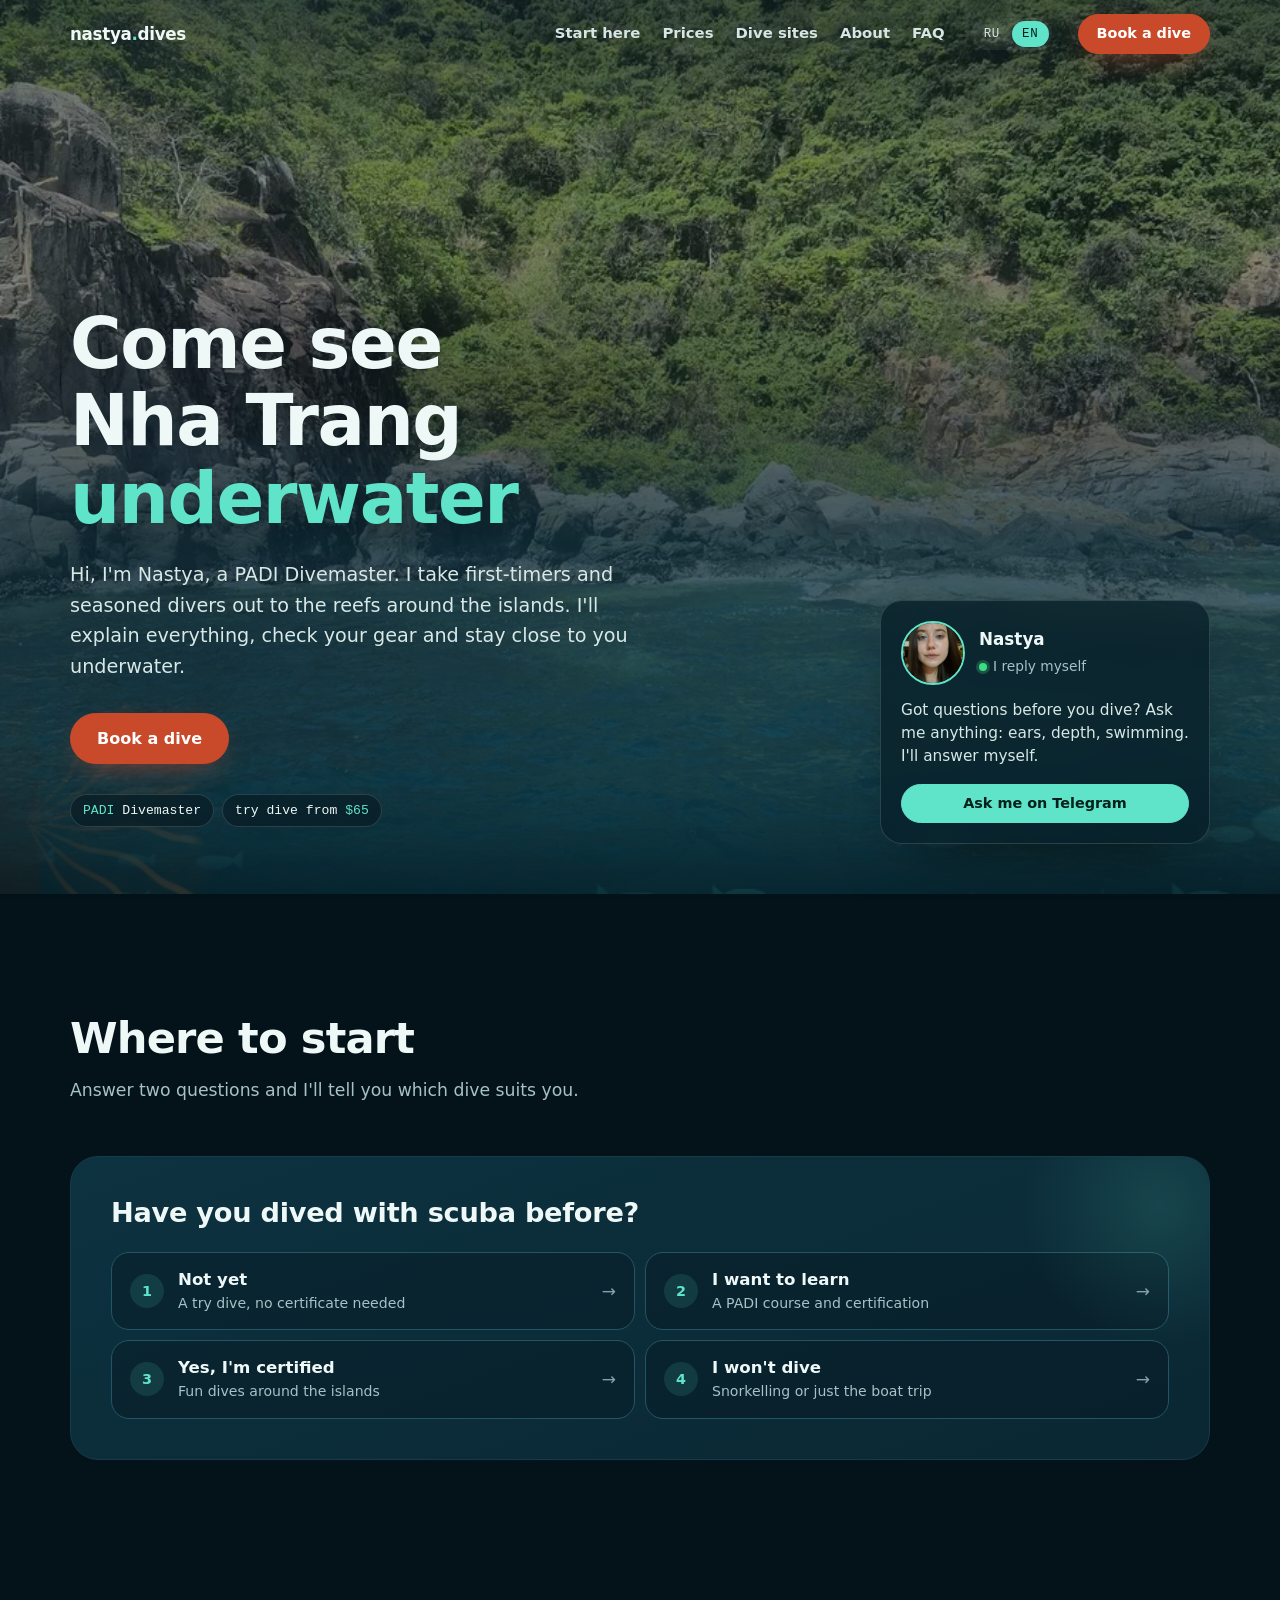
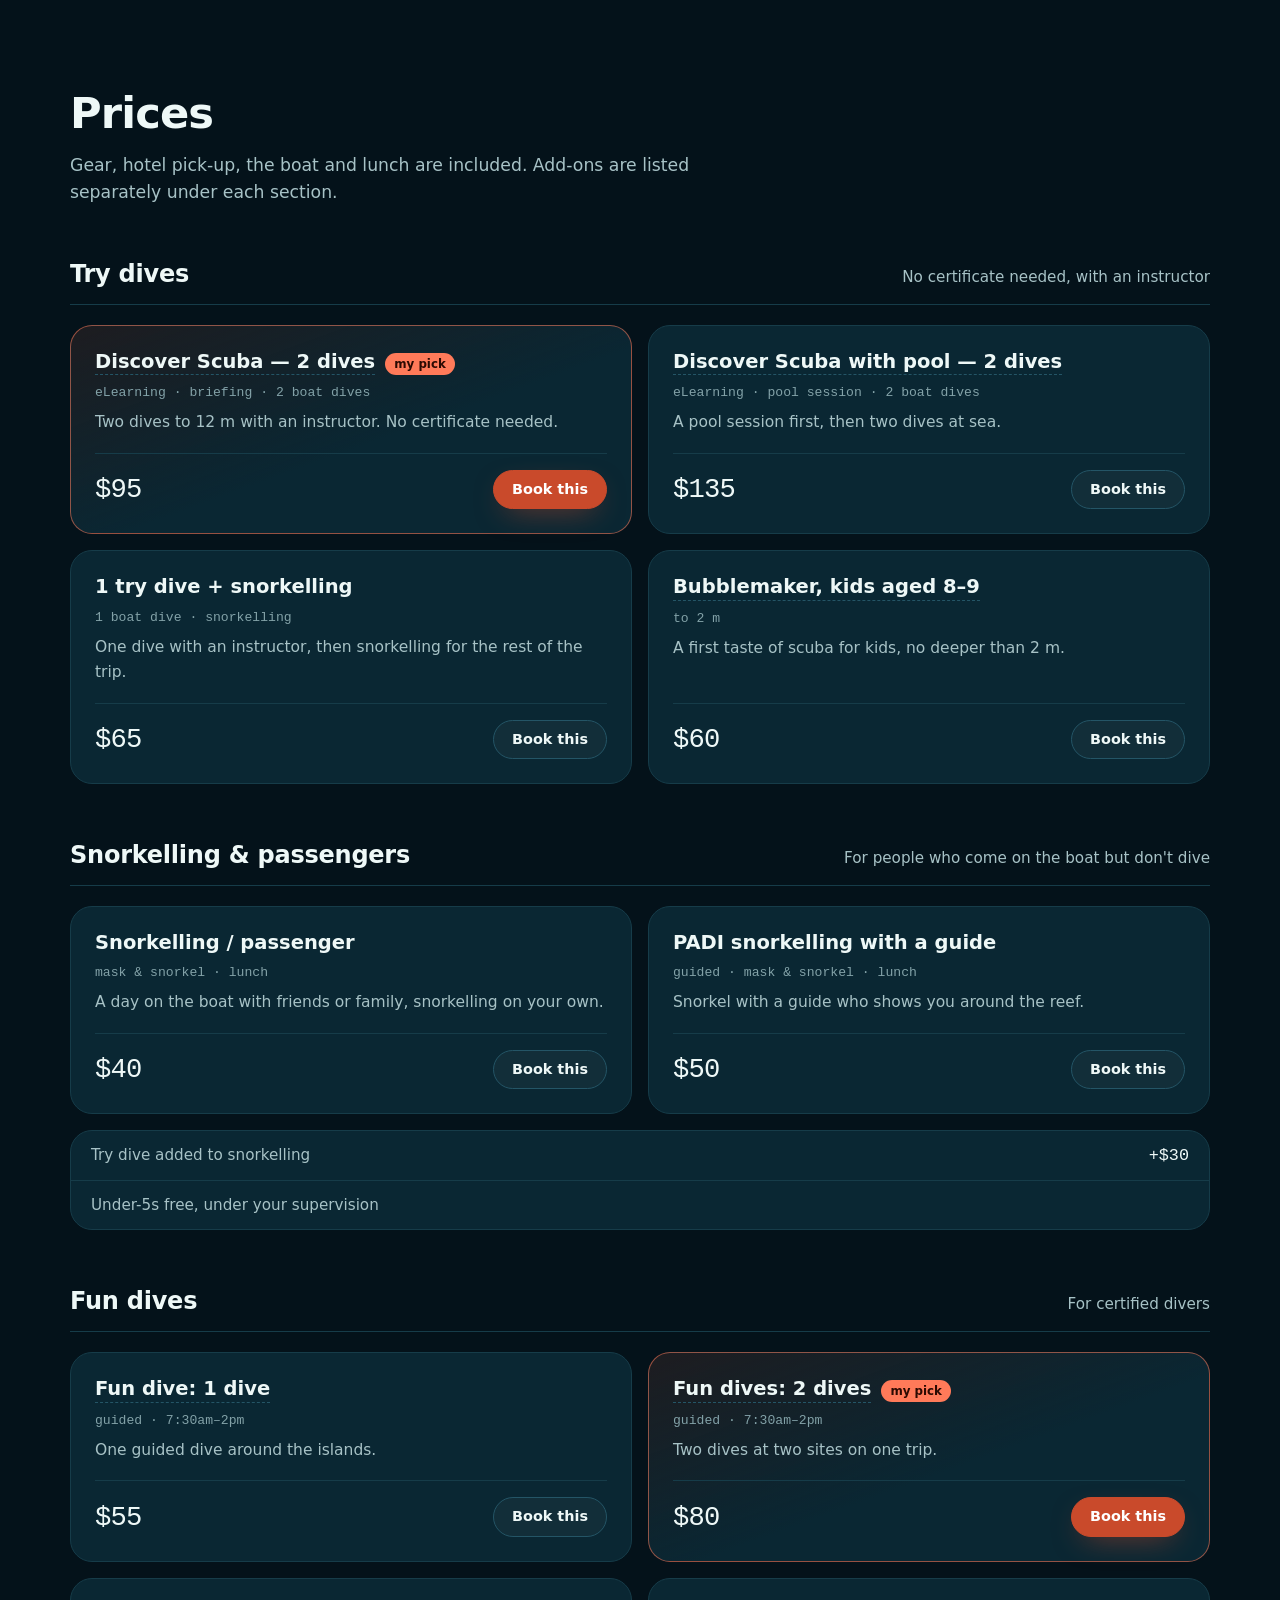
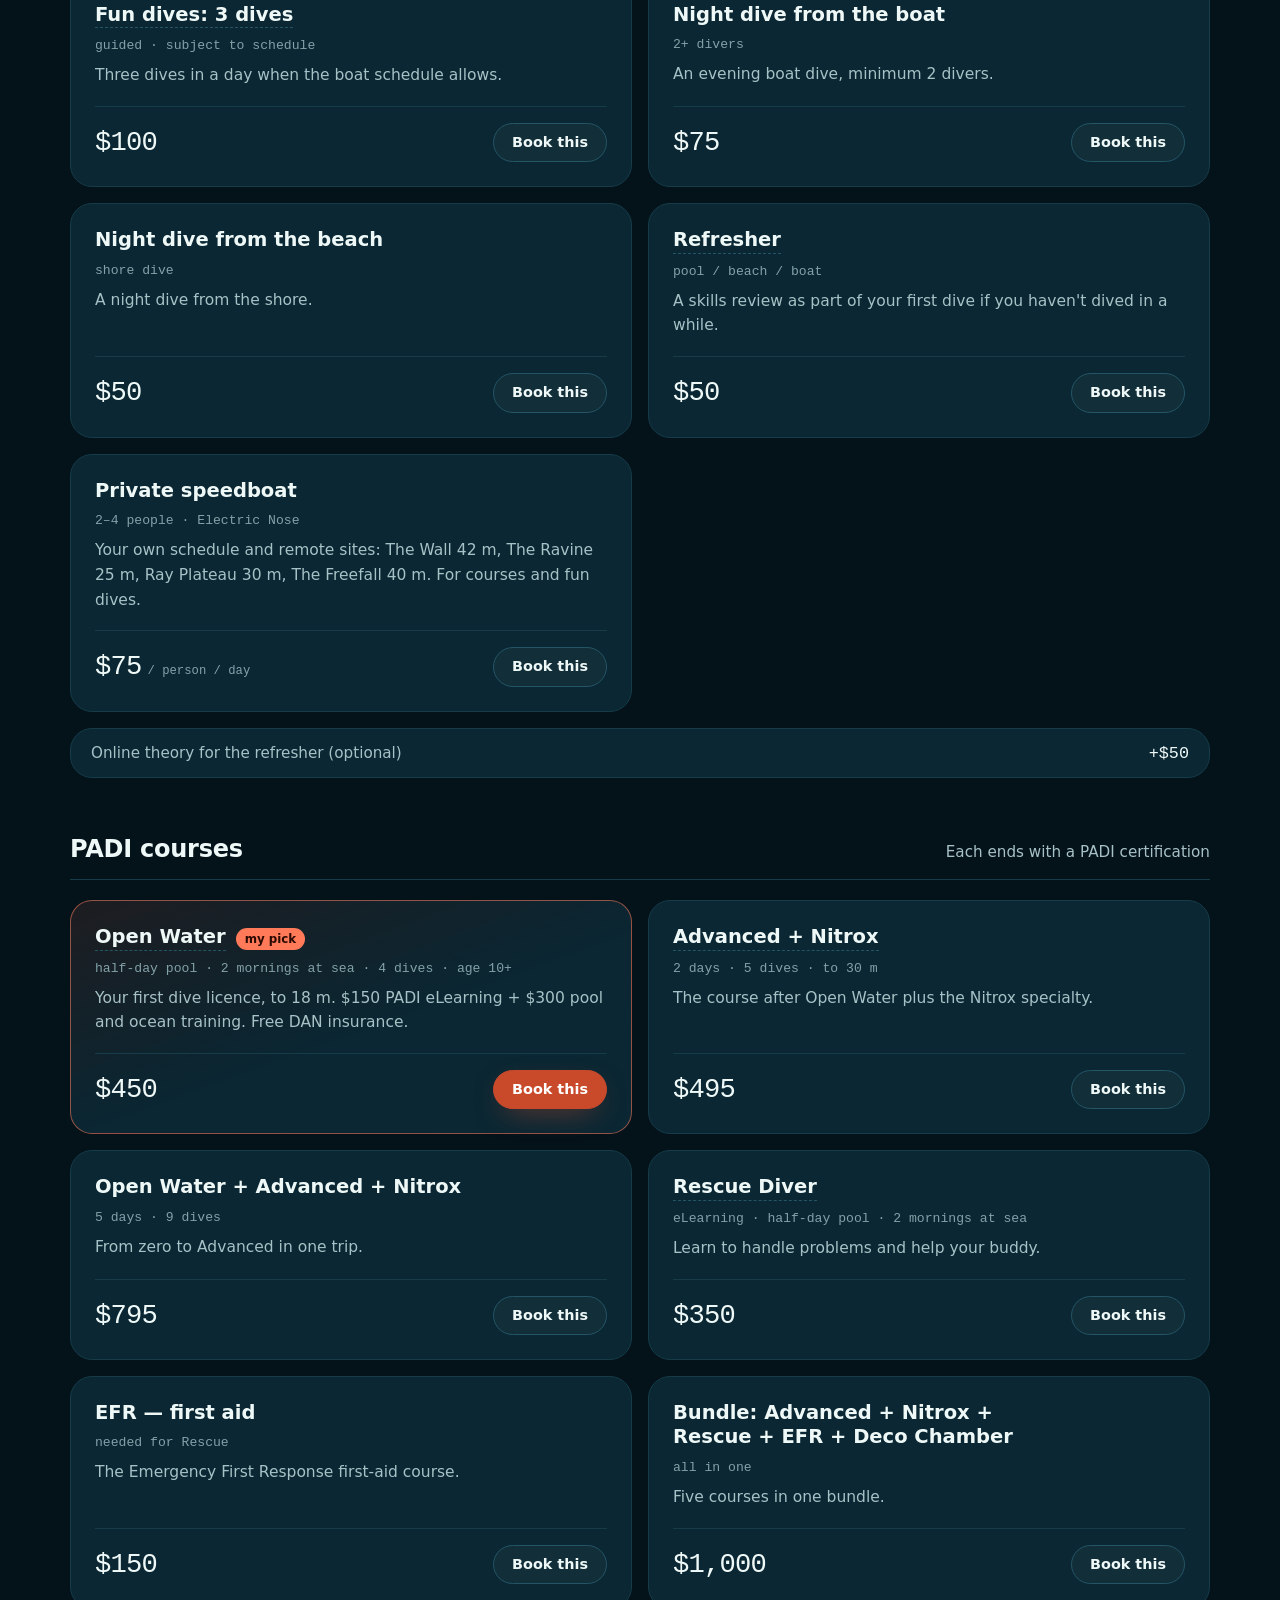
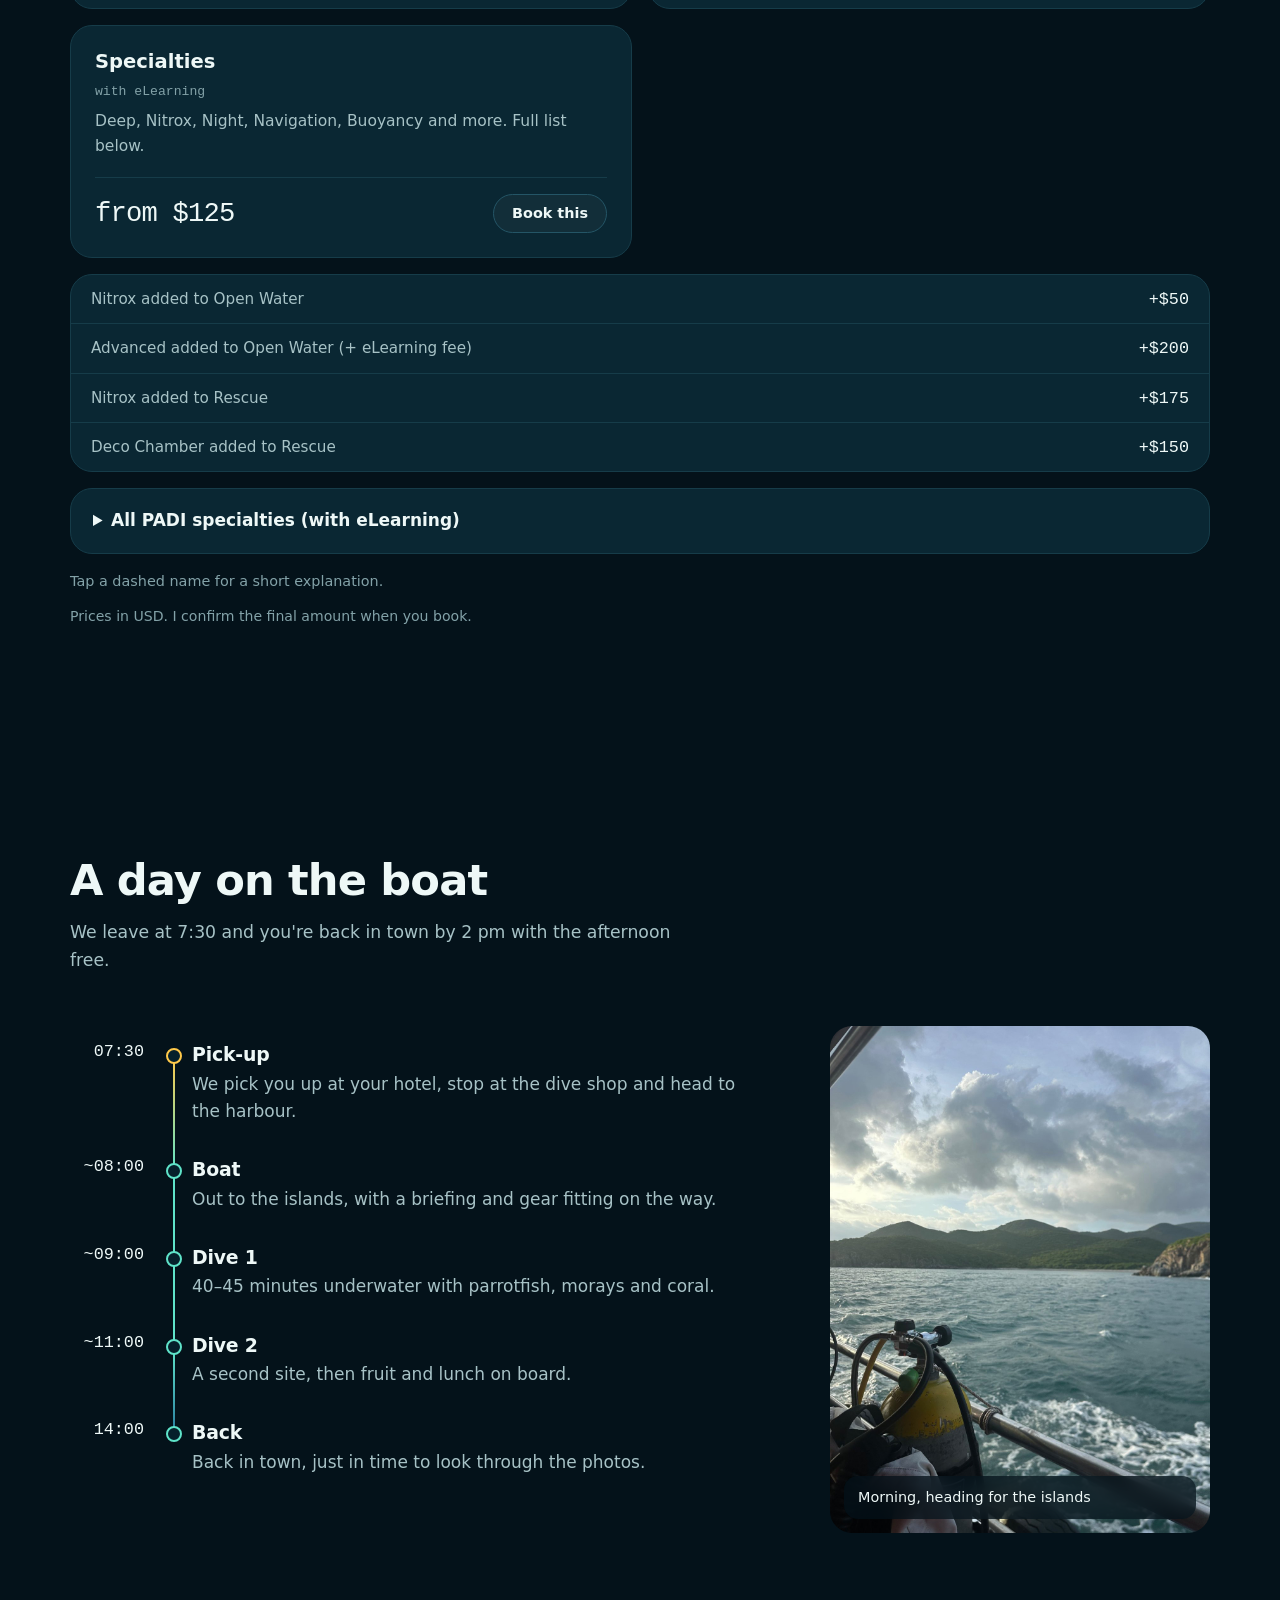
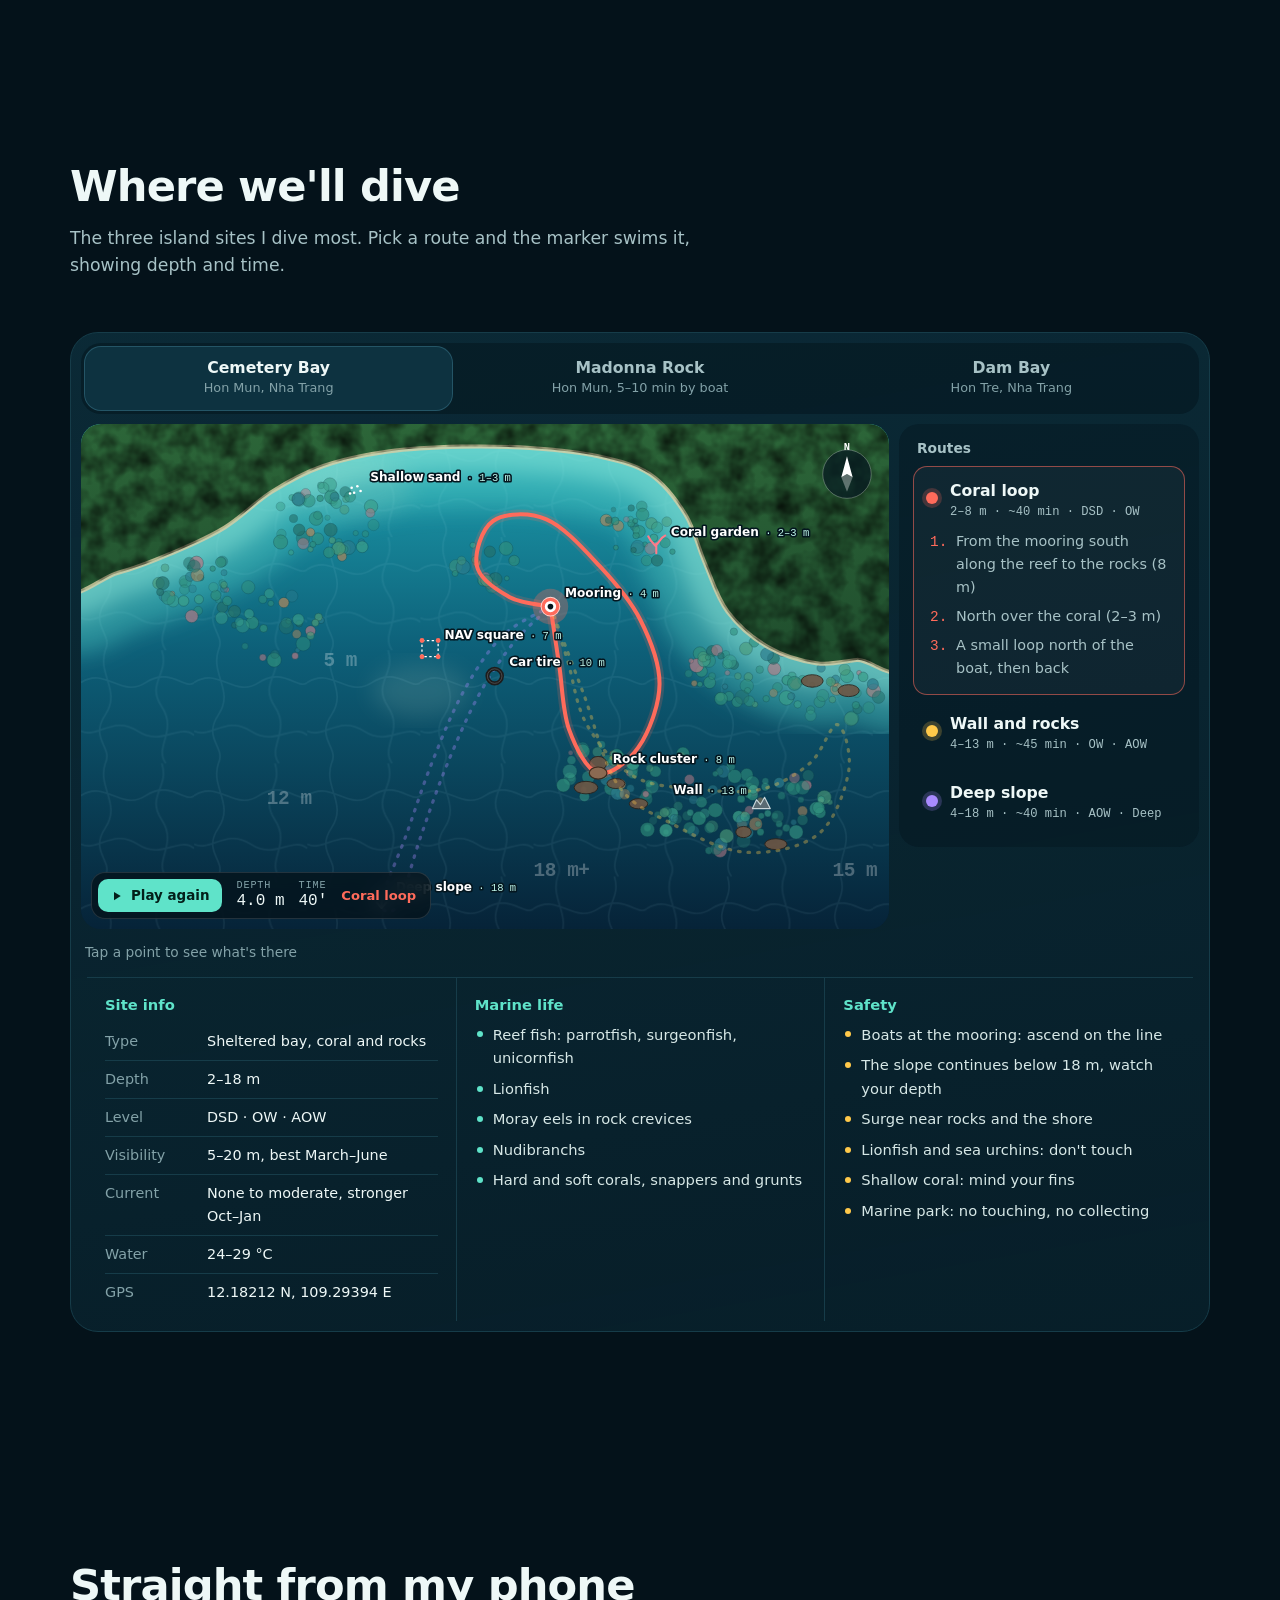
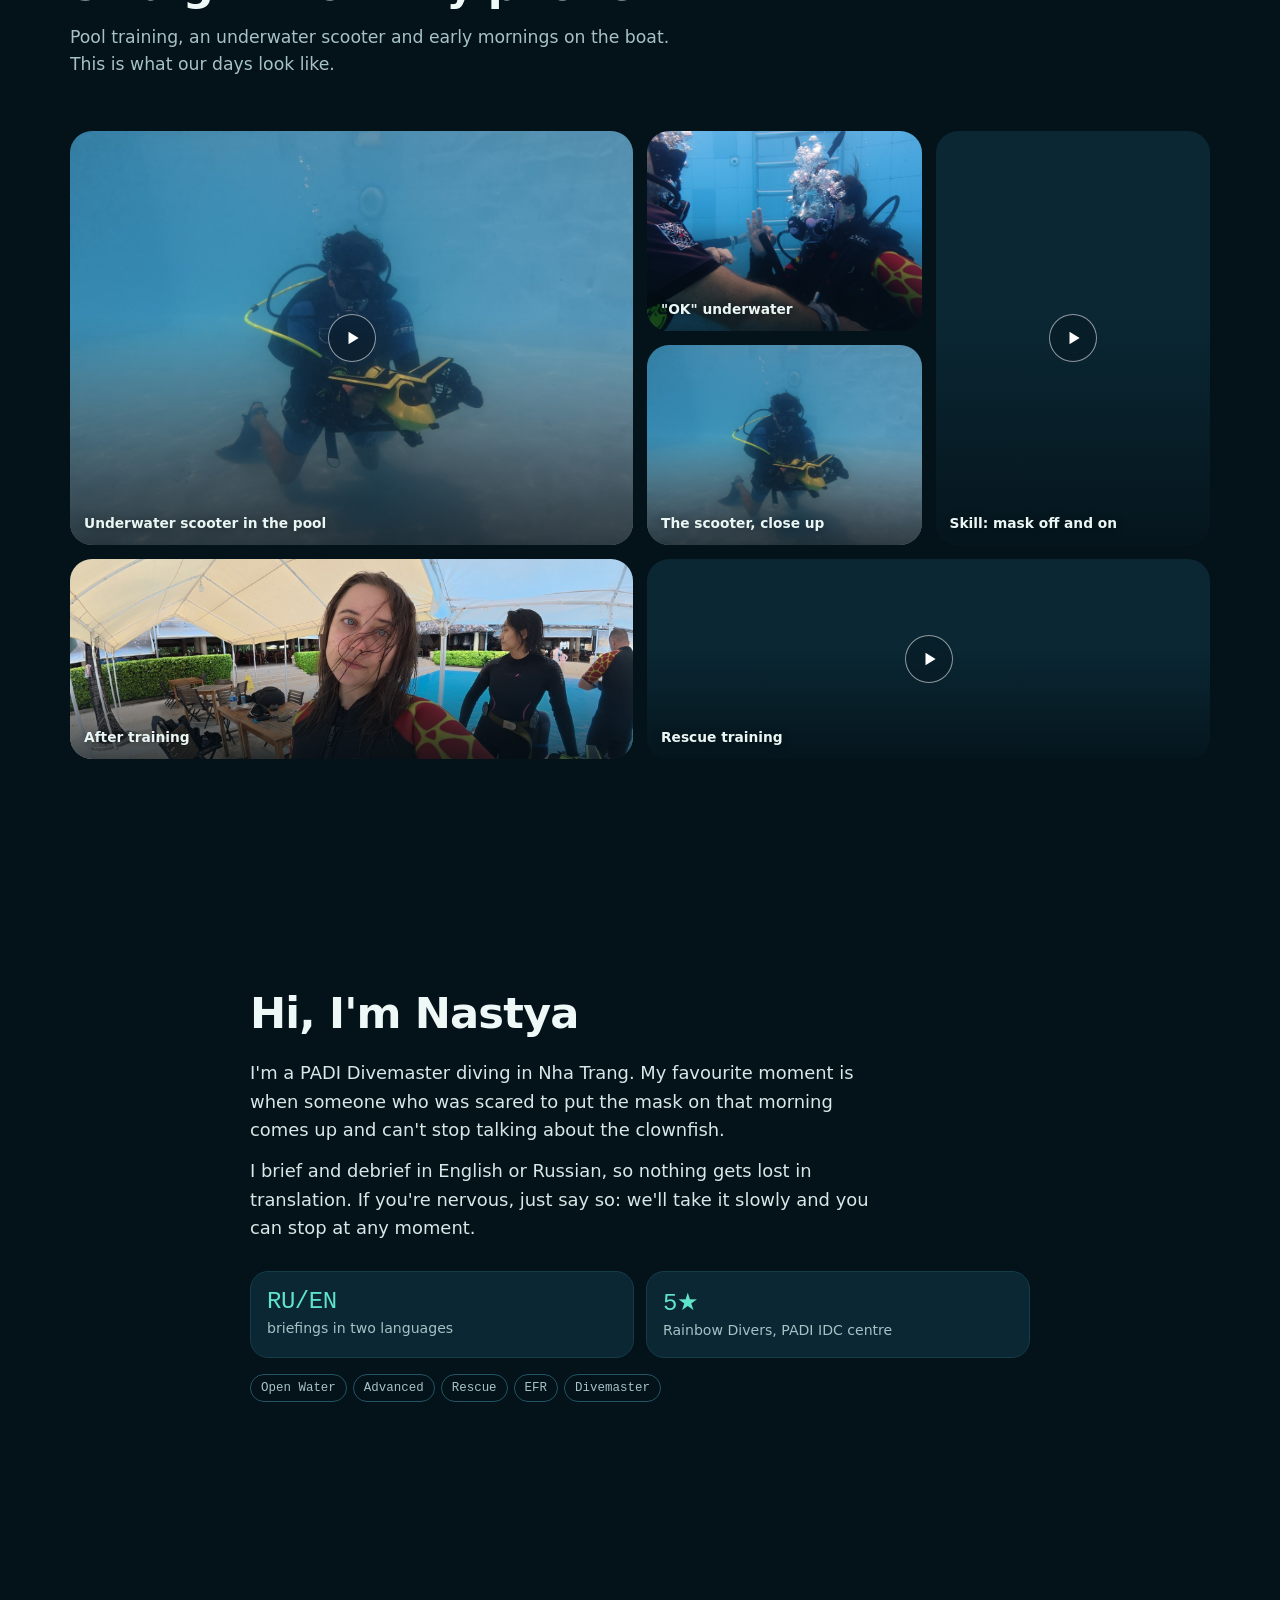
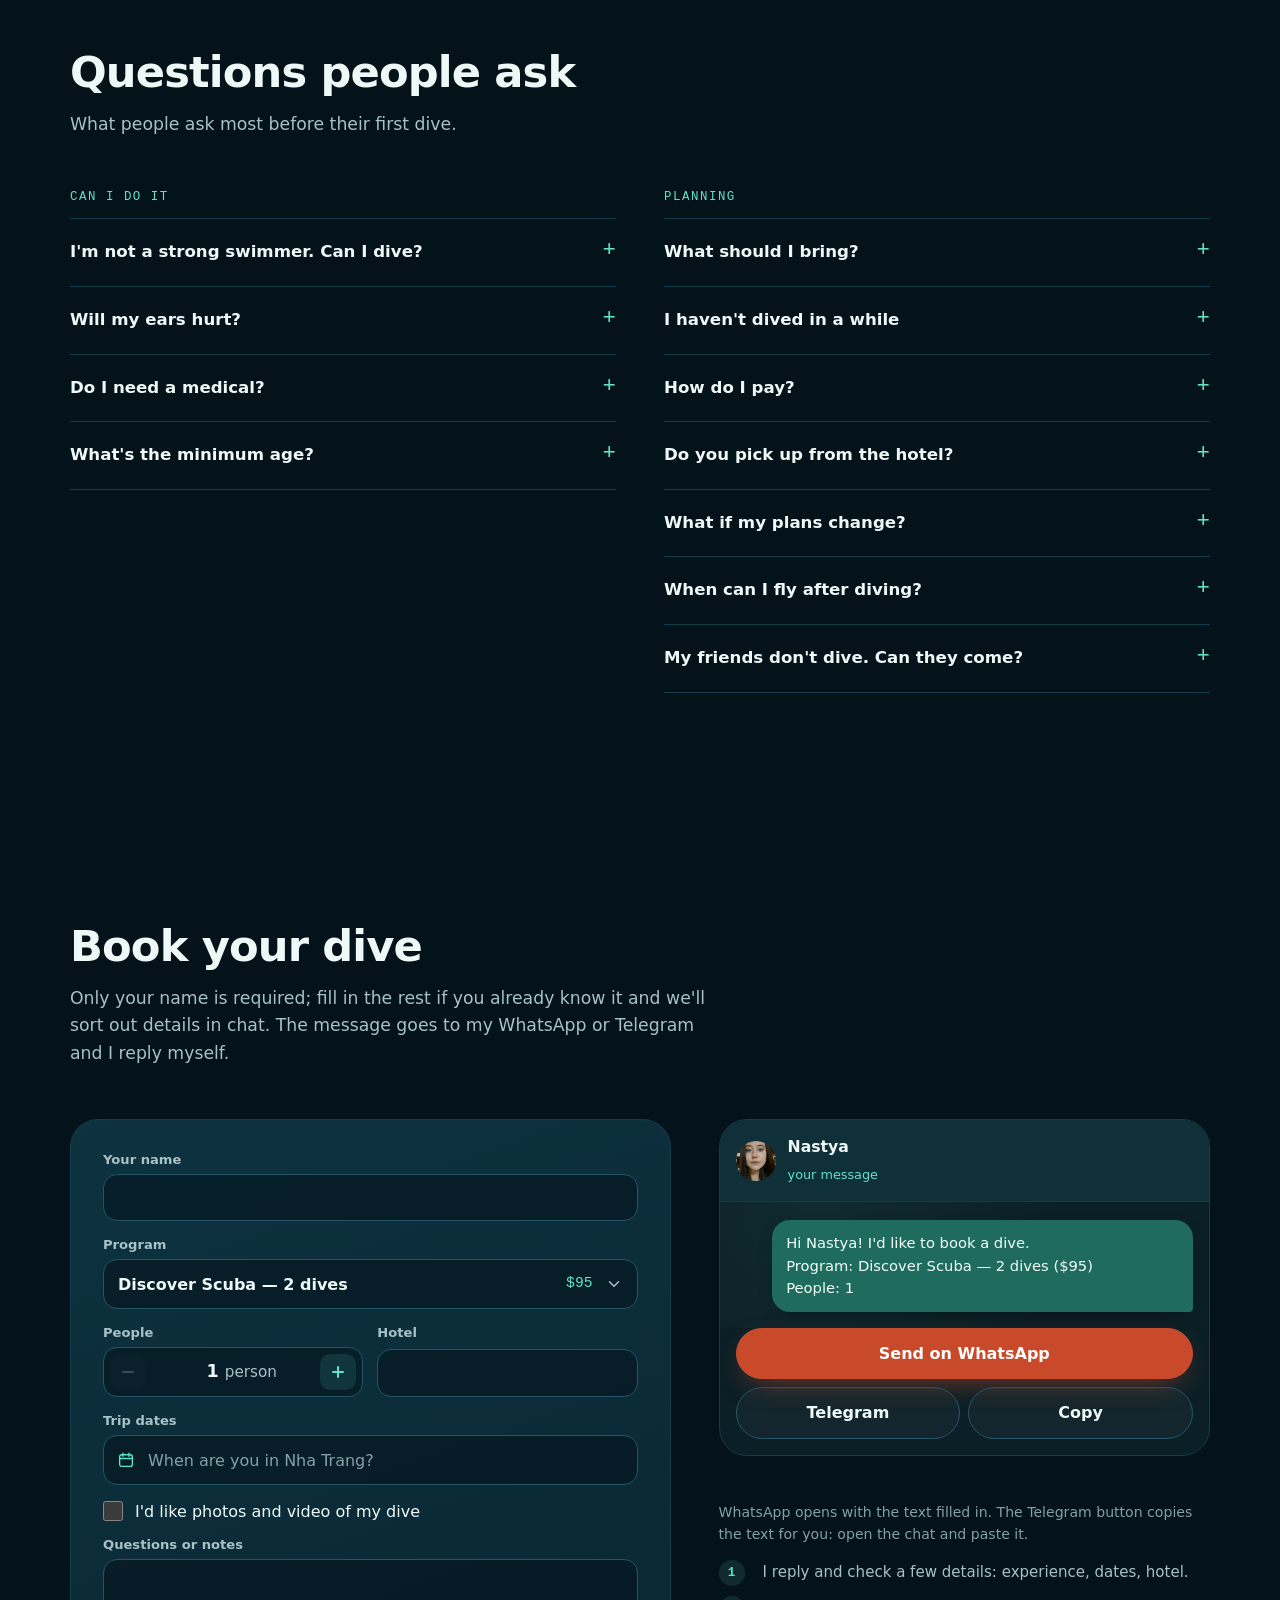
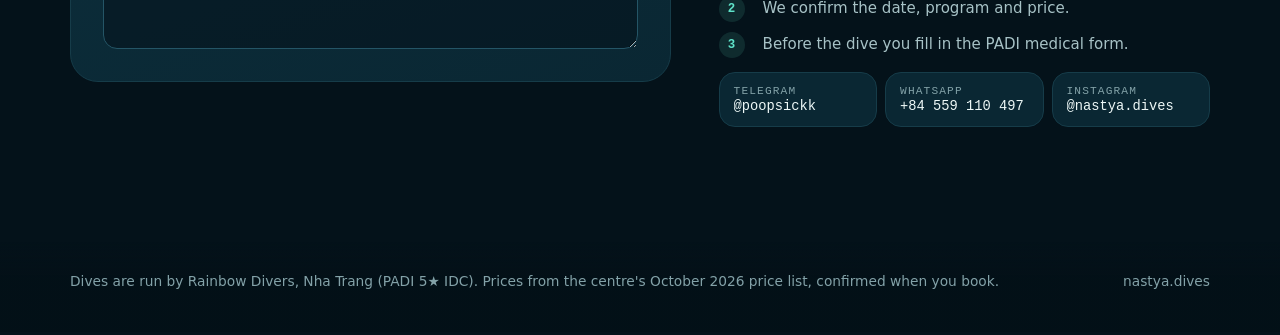
<file: public/index.html>
<!doctype html>
<html lang="en">
<head>
<meta charset="utf-8">
<meta name="viewport" content="width=device-width,initial-scale=1">
<meta name="theme-color" content="#061217">
<meta http-equiv="Content-Security-Policy" content="default-src 'self'; script-src 'self' https://challenges.cloudflare.com; style-src 'self' 'unsafe-inline' https://fonts.googleapis.com; font-src https://fonts.gstatic.com; img-src 'self' data:; connect-src 'self' https://*.supabase.co; frame-src https://challenges.cloudflare.com; object-src 'none'; base-uri 'none'; form-action 'self'">
<title>Dive Nha Trang with Nastya</title>
<link rel="icon" href="data:,">
<link rel="stylesheet" href="vendor/air-datepicker-3.5.3.css">
<meta property="og:title" content="Dive Nha Trang with Nastya">
<meta property="og:image" content="img/hero.webp">
<style>:root{padding-top:env(safe-area-inset-top,0px);padding-bottom:env(safe-area-inset-bottom,0px)}body{margin:0}img{max-width:100%}[hidden]{display:none!important}</style>
<meta name="description" content="Scuba diving in Nha Trang with Nastya, a Russian- and English-speaking PADI Divemaster: first dives, fun dives and PADI courses.">
<link rel="preconnect" href="https://fonts.googleapis.com">
<link rel="preconnect" href="https://fonts.gstatic.com" crossorigin>
<link rel="stylesheet" href="https://fonts.googleapis.com/css2?family=Unbounded:wght@500;600;700&family=Manrope:wght@400;500;600;700&family=JetBrains+Mono:wght@400;500&display=swap">
<style>
:root{
  --bg:#04121a; --bg2:#06202b; --card:#0a2733; --card2:#0d3240; --line:#163c49; --line2:#245566;
  --fg:#eef8f7; --muted:#a7c2c6; --dim:#83a2a8;
  --aqua:#5fe3c9; --aqua-ink:#03201a; --coral:#ff7a59; --coral-2:#ff9475; --coral-ink:#2b0a02; --sun:#ffc94a;
  --f-head:"Unbounded","Manrope",system-ui,sans-serif;
  --f-body:"Manrope",system-ui,-apple-system,"Segoe UI",Roboto,sans-serif;
  --f-data:"JetBrains Mono",ui-monospace,Menlo,Consolas,monospace;
  --r:22px; --pad:max(20px,env(safe-area-inset-left,0px));
  color-scheme:dark;
}
*{box-sizing:border-box}
[hidden]{display:none!important}
html{scroll-behavior:smooth;-webkit-text-size-adjust:100%}
html.intro-lock{overflow:hidden}
@media (prefers-reduced-motion:reduce){html{scroll-behavior:auto}}
body{background:var(--bg);color:var(--fg);font:500 17px/1.6 var(--f-body);-webkit-font-smoothing:antialiased;overflow-x:clip}
/* the page gets darker the deeper you scroll, like the water column */
.ocean{background:linear-gradient(180deg,#0a3341 0%,#072634 18%,#05202b 40%,#041824 65%,#030f16 100%)}
/* with WebGL the gradient is drawn by the sea canvas (src/sea.js), with fish and reefs */
#sea{position:fixed;left:0;top:6px;width:100%;height:calc(100svh - 12px);z-index:-1;pointer-events:none;display:block}
.sea-on .ocean{background:none}
body[data-lang="ru"] .en, body[data-lang="en"] .ru{display:none!important}
.wrap{max-width:1180px;margin:0 auto;padding-left:var(--pad);padding-right:max(20px,env(safe-area-inset-right,0px))}
h1,h2,h3,h4{margin:0;font-weight:600;line-height:1.1;text-wrap:balance}
h1,h2{font-family:var(--f-head);letter-spacing:-.02em}
h1{font-size:clamp(2.2rem,5.6vw,4.4rem);font-weight:600}
h2{font-size:clamp(1.65rem,3.4vw,2.7rem)}
h3{font-size:1.18rem;letter-spacing:-.01em;line-height:1.3}
p{margin:0}
a{color:inherit}
img,video{max-width:100%;display:block}
:focus-visible{outline:2px solid var(--aqua);outline-offset:3px;border-radius:6px}
.mono{font-family:var(--f-data)}
.muted{color:var(--muted)}
.eyebrow{font:600 .95rem/1.4 var(--f-body);color:var(--aqua)}
.btn{display:inline-flex;align-items:center;justify-content:center;gap:10px;font:700 1rem/1.2 var(--f-body);text-decoration:none;border-radius:999px;padding:15px 26px;border:1px solid var(--line2);background:rgba(255,255,255,.03);color:var(--fg);cursor:pointer;transition:transform .2s,background .2s,border-color .2s,box-shadow .2s;text-align:center}
.btn:hover{border-color:var(--fg);transform:translateY(-1px)}
.btn svg{flex:none}
/* white text on a deeper coral: #c94a2b gives 4.7:1, the hover shade #bf4527 5.1:1 */
.btn.primary{background:#c94a2b;border-color:#c94a2b;color:#fff;box-shadow:0 10px 30px -12px rgba(201,74,43,.75)}
.btn.primary:hover{background:#bf4527;border-color:#bf4527;box-shadow:0 14px 34px -12px rgba(201,74,43,.9)}
.btn.aqua{background:var(--aqua);border-color:var(--aqua);color:var(--aqua-ink)}
.btn.sm{padding:10px 18px;font-size:.9rem}
.btn:disabled{opacity:.6;cursor:wait}

/* ===== intro ===== */
#intro{position:fixed;top:0;left:0;width:100%;height:100vh;height:100dvh;z-index:100;background:radial-gradient(120% 90% at 50% 0%,#2a7f95 0%,#0b3a4c 45%,#04121a 100%);display:grid;place-items:center;transition:opacity .85s ease,visibility .85s;animation:introSafe .6s 7s forwards}
#intro.out{opacity:0;visibility:hidden;pointer-events:none}
#intro canvas{position:absolute;inset:0;width:100%;height:100%;display:block}
.intro-ui{position:relative;text-align:center;color:#fff;text-shadow:0 2px 20px rgba(0,20,30,.5);pointer-events:none}
.intro-logo{font:600 clamp(1.6rem,4vw,2.6rem) var(--f-head);letter-spacing:-.02em;opacity:calc(.25 + var(--p,0) * 3)}
.intro-logo i{font-style:normal;color:var(--aqua)}
.intro-depth{margin-top:14px;font:500 clamp(2.6rem,9vw,5.5rem)/1 var(--f-data);letter-spacing:-.04em}
.intro-depth small{font-size:.38em;margin-left:6px;opacity:.7}
.intro-cap{margin-top:12px;font:500 .78rem var(--f-data);letter-spacing:.3em;text-transform:uppercase;opacity:.8;min-height:1em}
#intro-skip{position:absolute;right:max(16px,env(safe-area-inset-right,0px));bottom:calc(20px + env(safe-area-inset-bottom,0px));max-width:calc(100% - 32px);white-space:nowrap;background:rgba(4,18,26,.45);color:#fff;border:1px solid rgba(255,255,255,.3);border-radius:999px;padding:10px 18px;font:500 .8rem var(--f-data);letter-spacing:.1em;cursor:pointer;backdrop-filter:blur(8px);-webkit-backdrop-filter:blur(8px)}
@keyframes introSafe{to{opacity:0;visibility:hidden;pointer-events:none}}
@media (prefers-reduced-motion:reduce){#intro{display:none}}

/* ===== top bar ===== */
.bar{position:absolute;top:env(safe-area-inset-top,0px);left:0;right:0;z-index:30}
.bar .wrap{display:flex;align-items:center;gap:26px;height:68px}
.logo{font:600 1.05rem var(--f-head);text-decoration:none;letter-spacing:-.02em;margin-right:auto;white-space:nowrap;min-width:0;overflow:hidden;text-overflow:ellipsis}
.langs,.menu-btn{flex-shrink:0}
.logo i{font-style:normal;color:var(--aqua)}
.nav{display:flex;gap:22px;font-size:.93rem;font-weight:600}
.nav a{text-decoration:none;color:#d6e6e5;text-shadow:0 1px 10px rgba(4,18,26,.5);transition:color .15s}
.nav a:hover{color:var(--fg)}
.nav .nav-book{display:none}
.menu-btn,.menu-fab{display:none}
.menu-btn{align-items:center;gap:8px;border:1px solid var(--line2);background:rgba(4,18,26,.45);color:var(--fg);border-radius:999px;padding:8px 14px;font:600 .9rem var(--f-body);cursor:pointer}
.menu-fab{position:fixed;right:max(18px,env(safe-area-inset-right,0px));bottom:calc(22px + env(safe-area-inset-bottom,0px));z-index:35;width:52px;height:52px;border-radius:50%;border:1px solid var(--line2);background:#0d3240;color:var(--fg);place-items:center;box-shadow:0 10px 30px rgba(0,0,0,.45);cursor:pointer}
.langs{display:flex;gap:2px;font:500 .78rem var(--f-data);background:rgba(255,255,255,.06);border-radius:999px;padding:3px}
.langs button{background:none;border:0;color:#d6e6e5;padding:6px 10px;cursor:pointer;font:inherit;letter-spacing:.06em;border-radius:999px}
.langs button[aria-pressed="true"]{color:var(--aqua-ink);background:var(--aqua)}

/* ===== hero ===== */
.hero{position:relative;min-height:100svh;display:grid;align-items:end;overflow:hidden;isolation:isolate}
.hero>img{position:absolute;inset:0;width:100%;height:100%;object-fit:cover;object-position:50% 60%;z-index:-3;transform:scale(1.08);transition:transform 2.4s cubic-bezier(.2,.7,.2,1)}
.intro-done .hero>img{transform:scale(1)}
/* the photo is bright in the middle (jungle, rocks, sky): the scrim keeps every hero text at 4.5:1 or better */
.hero::before{content:"";position:absolute;inset:0;z-index:-2;background:linear-gradient(180deg,rgba(4,18,26,.66) 0%,rgba(4,18,26,.46) 16%,rgba(4,18,26,.46) 30%,rgba(4,18,26,.62) 46%,rgba(7,38,52,.78) 62%,rgba(7,38,52,.95) 86%,#0a3341 100%)}
.hero::after{content:"";position:absolute;inset:0;z-index:-1;background:radial-gradient(60% 50% at 15% 85%,rgba(4,18,26,.65),transparent 70%)}
/* with the sea background on (config.js → SEA_BACKGROUND) the photo dissolves into the live water instead of a solid colour */
.sea-on .hero::before{background:linear-gradient(180deg,rgba(4,18,26,.66) 0%,rgba(4,18,26,.46) 16%,rgba(4,18,26,.46) 30%,rgba(4,18,26,.62) 46%,rgba(7,38,52,.72) 60%,rgba(7,38,52,.6) 70%,rgba(7,38,52,.42) 80%,rgba(7,38,52,.22) 89%,rgba(7,38,52,.07) 95%,rgba(7,38,52,0) 100%)}
.sea-on .hero>img{-webkit-mask-image:linear-gradient(180deg,#000 50%,rgba(0,0,0,.78) 66%,rgba(0,0,0,.45) 80%,rgba(0,0,0,.18) 91%,rgba(0,0,0,.04) 97%,transparent 100%);mask-image:linear-gradient(180deg,#000 50%,rgba(0,0,0,.78) 66%,rgba(0,0,0,.45) 80%,rgba(0,0,0,.18) 91%,rgba(0,0,0,.04) 97%,transparent 100%)}
.sea-on .hero::after{-webkit-mask-image:linear-gradient(180deg,#000 55%,rgba(0,0,0,.5) 75%,rgba(0,0,0,.15) 90%,transparent 100%);mask-image:linear-gradient(180deg,#000 55%,rgba(0,0,0,.5) 75%,rgba(0,0,0,.15) 90%,transparent 100%)}
.hero .wrap{width:100%;padding-top:120px;padding-bottom:56px;display:grid;grid-template-columns:minmax(0,1fr) minmax(0,330px);gap:48px;align-items:end}
.hero h1{max-width:13ch;text-shadow:0 2px 30px rgba(0,20,30,.35)}
.hero h1 em{font-style:normal;color:var(--aqua)}
.hero .lead{font-size:clamp(1.05rem,1.5vw,1.2rem);color:#d7e8e7;max-width:48ch;margin-top:22px}
.cta{display:flex;flex-wrap:wrap;gap:12px;margin-top:30px}
.chips{display:flex;flex-wrap:wrap;gap:8px;margin-top:30px;padding:0;list-style:none}
.chips li{font:500 .82rem var(--f-data);padding:8px 12px;border-radius:999px;background:rgba(4,18,26,.5);border:1px solid rgba(255,255,255,.14);backdrop-filter:blur(8px);-webkit-backdrop-filter:blur(8px);white-space:nowrap}
.chips b{color:var(--aqua);font-weight:500}
.hi{background:rgba(6,30,40,.72);border:1px solid rgba(255,255,255,.14);border-radius:var(--r);padding:20px;backdrop-filter:blur(16px);-webkit-backdrop-filter:blur(16px);box-shadow:0 30px 60px -30px rgba(0,0,0,.6)}
.hi-top{display:flex;gap:14px;align-items:center}
.hi img{width:64px;height:64px;border-radius:50%;object-fit:cover;object-position:50% 30%;border:2px solid var(--aqua)}
.hi b{display:block;font-size:1.05rem}
.hi small{color:var(--muted);font-size:.86rem}
.hi p{margin-top:14px;color:#d7e8e7;font-size:.96rem;line-height:1.5}
.hi .btn{width:100%;margin-top:16px}
.hi .dot{display:inline-block;width:8px;height:8px;border-radius:50%;background:#3ddc84;margin-right:6px;box-shadow:0 0 0 3px rgba(61,220,132,.25)}
.reveal-h>*{opacity:0;transform:translateY(18px);transition:opacity .8s ease,transform .8s cubic-bezier(.2,.7,.2,1)}
.intro-done .reveal-h>*{opacity:1;transform:none}
.intro-done .reveal-h>*:nth-child(2){transition-delay:.08s}.intro-done .reveal-h>*:nth-child(3){transition-delay:.16s}
.intro-done .reveal-h>*:nth-child(4){transition-delay:.24s}.intro-done .reveal-h>*:nth-child(5){transition-delay:.32s}

/* ===== depth gauge on the side ===== */
.gauge{position:fixed;left:18px;top:50%;transform:translateY(-50%);z-index:20;display:grid;justify-items:center;gap:10px;opacity:0;transition:opacity .4s;pointer-events:none}
.gauge.on{opacity:1}
.gauge .g-bar{width:2px;height:180px;background:rgba(255,255,255,.12);border-radius:2px;position:relative;overflow:hidden}
.gauge .g-bar i{position:absolute;left:0;right:0;top:0;height:var(--g,0%);background:linear-gradient(var(--aqua),#2aa3c2)}
.gauge b{font:500 .75rem var(--f-data);color:var(--aqua);writing-mode:vertical-rl;transform:rotate(180deg);letter-spacing:.1em}
@media (max-width:1300px){.gauge{display:none}}

/* ===== sections ===== */
section.block{scroll-margin-top:12px;padding-block:clamp(72px,9vw,120px);position:relative}
.head{display:grid;gap:14px;margin-bottom:clamp(32px,4.5vw,52px);max-width:780px}
.head p.sub{color:var(--muted);font-size:1.08rem;max-width:58ch}
.reveal{opacity:0;transform:translateY(26px);transition:opacity .9s ease,transform .9s cubic-bezier(.2,.7,.2,1)}
.reveal.in{opacity:1;transform:none}
@media (prefers-reduced-motion:reduce){.reveal,.reveal-h>*{opacity:1!important;transform:none!important;transition:none!important}}

/* ===== quiz: one card, questions then the answer ===== */
.quiz{background:linear-gradient(160deg,var(--card2),var(--card));border:1px solid var(--line);border-radius:28px;padding:clamp(22px,3.4vw,40px);position:relative;overflow:hidden}
.quiz::after{content:"";position:absolute;right:-90px;top:-90px;width:280px;height:280px;border-radius:50%;background:radial-gradient(circle,rgba(95,227,201,.14),transparent 70%);pointer-events:none}
.q-title{font:600 clamp(1.3rem,2.4vw,1.7rem)/1.2 var(--f-head)}
.q-opts{display:grid;grid-template-columns:repeat(2,minmax(0,1fr));gap:10px;margin-top:22px}
.q-opts:has(> :nth-child(3):last-child){grid-template-columns:repeat(3,minmax(0,1fr))}
.q-opt{all:unset;box-sizing:border-box;display:grid;grid-template-columns:auto minmax(0,1fr) auto;gap:14px;align-items:center;padding:16px 18px;border-radius:18px;border:1px solid var(--line2);background:rgba(4,18,26,.35);cursor:pointer;transition:border-color .2s,background .2s,transform .2s}
.q-opt:hover{border-color:var(--aqua);background:rgba(95,227,201,.07);transform:translateY(-2px)}
.q-opt:focus-visible{outline:2px solid var(--aqua);outline-offset:2px}
.q-opt .ic{width:34px;height:34px;border-radius:50%;display:grid;place-items:center;background:rgba(95,227,201,.12);color:var(--aqua);font:600 .9rem var(--f-body)}
.q-opt b{display:block;font-size:1.04rem;line-height:1.3}
.q-opt small{display:block;color:var(--muted);font-size:.88rem;margin-top:3px;line-height:1.4}
.q-opt i{font-style:normal;color:var(--dim);transition:transform .2s,color .2s}
.q-opt:hover i{color:var(--aqua);transform:translateX(3px)}
.q-link{all:unset;cursor:pointer;color:var(--muted);font-size:.94rem;font-weight:600;margin-top:18px;display:inline-block;padding:4px 0}
.q-link:hover{color:var(--fg)}
.q-link:focus-visible{outline:2px solid var(--aqua);outline-offset:3px}
.q-result{animation:qIn .5s cubic-bezier(.2,.7,.2,1)}
@keyframes qIn{from{opacity:0;transform:translateY(10px)}}
.q-ans{color:var(--dim);font-size:.9rem}
.q-head{display:flex;flex-wrap:wrap;justify-content:space-between;align-items:flex-end;gap:12px 24px;margin-top:14px}
.q-head h3{font:600 clamp(1.35rem,2.6vw,1.9rem)/1.2 var(--f-head)}
.q-price{font:500 clamp(2rem,4vw,2.8rem)/1 var(--f-data);letter-spacing:-.04em;white-space:nowrap}
.q-price small{font-size:.35em;color:var(--muted);letter-spacing:0;margin-left:8px}
.q-why{margin-top:16px;color:#d7e8e7;max-width:62ch;font-size:1.04rem}
.q-meta{display:flex;flex-wrap:wrap;gap:6px;margin-top:16px;padding:0;list-style:none}
.q-meta li{font-size:.86rem;padding:6px 11px;border-radius:999px;background:rgba(255,255,255,.06);color:var(--muted)}
.q-act{display:flex;flex-wrap:wrap;align-items:center;gap:10px 14px;margin-top:26px}
.q-act .q-link{margin:0 0 0 auto}

/* ===== prices ===== */
#pgroups{display:grid;gap:56px}
.pgroup{min-width:0}
.pg-head{display:flex;flex-wrap:wrap;align-items:baseline;justify-content:space-between;gap:6px 18px;padding-bottom:14px;border-bottom:1px solid var(--line)}
.pg-head h3{font-size:1.5rem;margin:0}
.pg-head p{color:var(--muted);font-size:.95rem;margin:0}
.pgroup .plist{margin-top:20px}
.adds{list-style:none;margin:16px 0 0;padding:0;border:1px solid var(--line);border-radius:var(--r);background:var(--card)}
.adds li{display:flex;justify-content:space-between;align-items:baseline;gap:16px;padding:12px 20px;color:var(--muted);font-size:.95rem}
.adds li+li{border-top:1px solid var(--line)}
.adds b{font:500 1.05rem var(--f-data);color:var(--fg);white-space:nowrap}
.pgroup .spec{margin-top:16px}
.cats{display:grid;grid-template-columns:repeat(4,minmax(0,1fr));gap:10px}
.cats button{all:unset;box-sizing:border-box;cursor:pointer;display:grid;gap:4px;padding:16px 18px;border-radius:18px;border:1px solid var(--line);background:var(--card);min-width:0;transition:border-color .2s,background .2s}
.cats button:hover{border-color:var(--line2);background:var(--card2)}
.cats button:focus-visible{outline:2px solid var(--aqua);outline-offset:2px}
.cats button[aria-selected="true"]{border-color:var(--aqua);background:linear-gradient(160deg,rgba(95,227,201,.16),var(--card2));box-shadow:inset 0 -3px 0 var(--aqua)}
.cats b{font-size:1.02rem;line-height:1.25}
.cats small{color:var(--muted);font-size:.84rem}
.cats button[aria-selected="true"] small{color:var(--aqua)}
.plist{display:grid;grid-template-columns:repeat(2,minmax(0,1fr));gap:16px;margin-top:26px}
.item{display:grid;grid-template-rows:auto auto 1fr auto;gap:10px;padding:24px;border-radius:var(--r);background:var(--card);border:1px solid var(--line);transition:border-color .2s,transform .2s;min-width:0}
.item:hover{border-color:var(--line2);transform:translateY(-2px)}
.item.rec{border-color:rgba(255,122,89,.55);background:linear-gradient(160deg,rgba(255,122,89,.1),var(--card) 55%)}
.item .name{display:flex;flex-wrap:wrap;align-items:baseline;gap:10px}
.item h4{font:600 1.22rem/1.25 var(--f-body);margin:0}
.item .badge{font:700 .74rem var(--f-body);color:var(--coral-ink);background:var(--coral);padding:4px 9px;border-radius:999px}
.item .meta{font:400 .82rem var(--f-data);color:var(--dim)}
.item p{color:var(--muted);font-size:.97rem}
.item .row{display:flex;flex-wrap:wrap;align-items:center;justify-content:space-between;gap:12px;margin-top:8px;padding-top:16px;border-top:1px solid var(--line)}
.item .price{font:500 1.7rem/1 var(--f-data);letter-spacing:-.03em;white-space:nowrap}
.item .price small{font-size:.45em;color:var(--dim);letter-spacing:0;margin-left:6px}
.term{all:unset;cursor:help;border-bottom:1px dashed var(--line2);transition:border-color .15s}
.term:hover{border-color:var(--aqua)}
.term:focus-visible{outline:2px solid var(--aqua);outline-offset:3px}
.hint{font-size:.9rem;color:var(--dim);margin-top:16px}
.spec{margin-top:22px;border:1px solid var(--line);border-radius:var(--r);padding:18px 22px;background:var(--card)}
.spec summary{cursor:pointer;font-weight:600}
.spec .tw{overflow-x:auto}
.spec table{width:100%;border-collapse:collapse;margin-top:12px;font-size:.94rem}
.spec td{padding:9px 0;border-bottom:1px solid var(--line)}
.spec td:last-child{text-align:right;font-family:var(--f-data);white-space:nowrap;padding-left:12px}
.small{font-size:.88rem;color:var(--dim)}

/* ===== the day ===== */
.day{display:grid;grid-template-columns:minmax(0,1fr) minmax(0,380px);gap:clamp(28px,5vw,64px);align-items:start}
.timeline{list-style:none;margin:0;padding:0;display:grid;position:relative}
/* the line runs from dot to dot: each step draws the piece down to the next dot (dot centre = 16px padding + 6px + 8px) */
.step:not(:last-child)::before{content:"";position:absolute;left:103px;top:30px;bottom:-30px;width:2px;background:var(--aqua)}
.step:first-child::before{background:linear-gradient(var(--sun),var(--aqua))}
.step:nth-last-child(2)::before{background:linear-gradient(var(--aqua),#2a7ea0)}
.step{display:grid;grid-template-columns:104px minmax(0,1fr);gap:18px;padding:16px 0;position:relative}
.step .t{font:500 1.05rem var(--f-data);color:var(--fg);text-align:right;padding-right:30px;position:relative}
.step .t::after{content:"";position:absolute;right:-8px;top:6px;width:16px;height:16px;box-sizing:border-box;border-radius:50%;background:var(--bg2);border:2px solid var(--aqua)}
.step:first-child .t::after{border-color:var(--sun)}
.step p{color:var(--muted);margin-top:4px}
.day figure{margin:0;border-radius:var(--r);overflow:hidden;position:relative}
.day figure img{width:100%;aspect-ratio:3/4;object-fit:cover}
.day figcaption{position:absolute;left:14px;right:14px;bottom:14px;padding:10px 14px;border-radius:14px;background:rgba(4,18,26,.7);backdrop-filter:blur(10px);-webkit-backdrop-filter:blur(10px);font-size:.9rem}

/* ===== dive sites ===== */
.sites-panel{background:linear-gradient(170deg,rgba(13,50,64,.75),rgba(10,39,51,.6));border:1px solid var(--line);border-radius:28px;padding:10px;display:grid;gap:10px}
.site-tabs{display:grid;grid-template-columns:repeat(3,minmax(0,1fr));gap:4px;padding:4px;border-radius:20px;background:rgba(4,18,26,.45)}
.site-tabs button{all:unset;box-sizing:border-box;cursor:pointer;padding:11px 16px;border-radius:16px;display:grid;gap:1px;align-content:center;min-width:0;text-align:center;transition:background .2s,color .2s;color:var(--muted)}
.site-tabs button:hover{color:var(--fg);background:rgba(255,255,255,.04)}
.site-tabs button:focus-visible{outline:2px solid var(--aqua);outline-offset:-2px}
.site-tabs button[aria-selected="true"]{background:var(--card2);color:var(--fg);box-shadow:0 0 0 1px var(--line2)}
.site-tabs b{font:600 .98rem var(--f-head)}
.site-tabs small{font-size:.8rem;color:var(--dim)}
.site-wrap{display:grid;grid-template-columns:minmax(0,1fr) minmax(0,300px);gap:10px;align-items:start}
.site-main{min-width:0}
.site-map{position:relative;border-radius:20px;overflow:hidden;background:#062338;container-type:inline-size;container-name:map}
.m-scroll{overflow-x:auto;overscroll-behavior-x:contain;scrollbar-width:none}
.m-scroll::-webkit-scrollbar{display:none}
#site-svg{display:block;width:100%;height:auto;aspect-ratio:1000/625;touch-action:manipulation;user-select:none;-webkit-user-select:none}
.m-caus{animation:caus 14s linear infinite}
@keyframes caus{to{transform:translate(140px,140px)}}
.m-depth{font:600 24px var(--f-data);fill:#fff;fill-opacity:.28;letter-spacing:-.5px}
.m-route path{fill:none;stroke-linecap:round;stroke-linejoin:round}
.m-route .m-hit{stroke:transparent;stroke-width:26;cursor:pointer}
.m-route .m-glow{stroke:var(--rc);stroke-width:12;opacity:0;transition:opacity .3s}
.m-route .m-line{stroke:var(--rc);stroke-width:4;opacity:.35;stroke-dasharray:2 10;transition:opacity .3s}
.m-route.on .m-glow{opacity:.18}
.m-route.on .m-line{opacity:1;stroke-width:5}
.m-route:not(.on):hover .m-line{opacity:.7}
.m-poi{cursor:pointer;outline:none}
.m-poi-hit{fill:transparent}
.m-poi>*:not(.m-poi-hit):not(.m-tag):not(.m-num){transition:transform .2s}
.m-poi:hover>*:not(.m-poi-hit):not(.m-tag):not(.m-num),.m-poi.hot>*:not(.m-poi-hit):not(.m-tag):not(.m-num),.m-poi:focus-visible>*:not(.m-poi-hit):not(.m-tag):not(.m-num){transform:scale(1.25)}
.m-poi:focus-visible .m-poi-hit{stroke:var(--aqua);stroke-width:2}
.m-tag text{font:600 15px var(--f-body);fill:#fff;paint-order:stroke;stroke:#04161f;stroke-width:4px;stroke-linejoin:round}
.m-tag tspan{font:500 13px var(--f-data);fill:#bff6ea}
.m-num{display:none}
.m-num circle{fill:var(--aqua);stroke:#04161f;stroke-width:2}
.m-num text{font:700 11px var(--f-data);fill:#04161f;text-anchor:middle}
.m-n{font:700 13px var(--f-data);fill:#fff;text-anchor:middle}
.m-current text{font:600 15px var(--f-data);fill:#7fd8ff;text-transform:uppercase;letter-spacing:2px}
.m-diver{pointer-events:none}
.m-diver .m-dot{fill:#fff;stroke:var(--rc,#fff);stroke-width:4}
.m-diver .m-pulse{fill:var(--rc,#fff);opacity:.3;transform-origin:0 0;animation:pulse 1.8s ease-out infinite}
@keyframes pulse{0%{transform:scale(.4);opacity:.5}100%{transform:scale(1.4);opacity:0}}
@container map (max-width:620px){#site-svg{width:640px;max-width:none}.m-tag{display:none}.m-num{display:inline}.m-depth{font-size:30px}.m-current text{font-size:22px}}
.m-hud{position:absolute;left:10px;bottom:10px;display:flex;gap:14px;align-items:center;padding:6px 14px 6px 6px;border-radius:14px;background:rgba(4,18,26,.78);backdrop-filter:blur(10px);-webkit-backdrop-filter:blur(10px);border:1px solid rgba(255,255,255,.12);font:500 .8rem var(--f-data);max-width:calc(100% - 20px)}
.m-read{display:grid;line-height:1.15}
.m-hud small{color:var(--dim);font-size:.64rem;letter-spacing:.08em;text-transform:uppercase}
.m-hud b{font-weight:500;font-size:1rem;white-space:nowrap}
.m-hud #m-route-name{font:600 .82rem var(--f-body);max-width:16ch;overflow:hidden;text-overflow:ellipsis;white-space:nowrap}
.m-play{all:unset;box-sizing:border-box;cursor:pointer;display:inline-flex;align-items:center;gap:8px;padding:9px 13px;border-radius:10px;background:var(--aqua);color:var(--aqua-ink);font:700 .84rem var(--f-body);white-space:nowrap}
.m-play:hover{background:#86ecd8}
.m-play:focus-visible{outline:2px solid #fff;outline-offset:2px}
.playing .m-play{opacity:.6}
#m-tip{position:absolute;z-index:3;width:min(260px,calc(100% - 16px));padding:12px 14px;border-radius:14px;background:rgba(4,18,26,.94);border:1px solid var(--line2);box-shadow:0 18px 40px rgba(0,0,0,.45);pointer-events:none}
#m-tip b{display:block;font-size:.98rem}
#m-tip .mono{font-size:.8rem;color:var(--aqua)}
#m-tip p{margin-top:6px;color:var(--muted);font-size:.88rem;line-height:1.45}
.m-side{min-width:0;padding:14px;border-radius:20px;background:rgba(4,18,26,.35)}
.m-h{font:600 .86rem var(--f-body);color:var(--muted);margin:2px 4px 10px}
.m-rt-w{border-radius:14px;border:1px solid transparent;transition:background .2s,border-color .2s}
.m-rt-w+.m-rt-w{margin-top:4px}
.m-rt-w.on{border-color:color-mix(in srgb,var(--rc) 55%,transparent);background:rgba(255,255,255,.04)}
.m-rt{all:unset;box-sizing:border-box;display:grid;grid-template-columns:auto minmax(0,1fr);gap:12px;align-items:center;width:100%;padding:11px 12px;border-radius:14px;cursor:pointer}
.m-rt-w:not(.on) .m-rt:hover{background:rgba(255,255,255,.04)}
.m-rt:focus-visible{outline:2px solid var(--aqua)}
.m-sw{width:12px;height:12px;border-radius:50%;background:var(--rc);box-shadow:0 0 0 4px color-mix(in srgb,var(--rc) 22%,transparent)}
.m-rt b{display:block;font-size:.98rem}
.m-rt small{display:block;color:var(--muted);font:400 .76rem var(--f-data);margin-top:2px}
.m-steps{margin:0;padding:0 14px 14px 42px;color:var(--muted);font-size:.9rem;display:grid;gap:6px}
.m-steps li::marker{color:var(--rc);font-family:var(--f-data)}
.m-hint{font-size:.86rem;color:var(--dim);margin:12px 4px 0}
.m-pois{list-style:none;margin:10px 0 4px;padding:0 4px;display:flex;flex-wrap:wrap;gap:6px}
.m-pois button{all:unset;box-sizing:border-box;cursor:pointer;display:inline-flex;align-items:center;gap:8px;padding:5px 11px 5px 5px;border-radius:999px;background:rgba(4,18,26,.4);border:1px solid var(--line);font-size:.86rem;max-width:100%}
.m-pois button:hover,.m-pois button.hot{border-color:var(--aqua)}
.m-pois button:focus-visible{outline:2px solid var(--aqua)}
.m-pois em{font:400 .76rem var(--f-data);font-style:normal;color:var(--dim)}
@media (min-width:1061px){.m-pois{display:none}}
.m-pn{width:20px;height:20px;border-radius:50%;display:grid;place-items:center;background:var(--aqua);color:#04161f;font:700 .7rem var(--f-data);flex:none}
.site-info{display:grid;grid-template-columns:repeat(3,minmax(0,1fr));border-top:1px solid var(--line);margin:4px 6px 0}
.site-info details{padding:18px 18px 10px;min-width:0}
.site-info details+details{border-left:1px solid var(--line)}
.site-info summary{list-style:none;font:600 .92rem var(--f-body);color:var(--aqua);margin-bottom:10px;display:flex;justify-content:space-between;align-items:center}
.site-info summary::-webkit-details-marker{display:none}
@media (min-width:701px){.site-info summary{pointer-events:none}}
.site-info dl{margin:0;display:grid}
.site-info dl div{display:grid;grid-template-columns:92px minmax(0,1fr);gap:10px;padding:7px 0;border-bottom:1px solid var(--line);font-size:.9rem}
.site-info dl div:last-child{border-bottom:0}
.site-info dt{color:var(--dim)}
.site-info dd{margin:0}
.site-info ul{margin:0;padding:0;list-style:none;display:grid;gap:7px;font-size:.92rem;color:#d7e8e7}
.site-info li{padding-left:18px;position:relative}
.site-info li::before{content:"";position:absolute;left:2px;top:.6em;width:6px;height:6px;border-radius:50%;background:var(--aqua)}
.site-info ul.warn li::before{background:var(--sun)}

/* ===== moments ===== */
.moments{display:grid;grid-template-columns:repeat(4,minmax(0,1fr));grid-auto-rows:200px;gap:14px}
.mo{margin:0;position:relative;border-radius:var(--r);overflow:hidden;background:var(--card);min-width:0}
.mo img,.mo video{width:100%;height:100%;object-fit:cover;transition:transform .8s cubic-bezier(.2,.7,.2,1)}
.mo:hover img{transform:scale(1.04)}
/* a quiet caption on a soft shade at the bottom of the photo, like a note on a print */
.mo::after{content:"";position:absolute;inset:auto 0 0;height:55%;background:linear-gradient(transparent,rgba(3,14,20,.72));pointer-events:none;transition:opacity .3s}
.mo figcaption{position:absolute;left:14px;right:14px;bottom:12px;z-index:1;font-size:.86rem;font-weight:600;line-height:1.3;color:#eaf6f4;text-shadow:0 1px 8px rgba(0,0,0,.45);pointer-events:none;transition:opacity .3s}
.mo.on::after,.mo.on figcaption{opacity:0}
.mo.tall{grid-row:span 2}
.mo.wide{grid-column:span 2}
.mo .play{position:absolute;inset:0;z-index:1;margin:auto;width:48px;height:48px;border-radius:50%;border:1px solid rgba(255,255,255,.55);background:rgba(4,18,26,.32);backdrop-filter:blur(6px);-webkit-backdrop-filter:blur(6px);color:#fff;display:grid;place-items:center;cursor:pointer;transition:transform .2s,background .2s}
.mo .play svg{width:18px;height:18px;margin-left:2px}
.mo .play:hover{background:rgba(4,18,26,.5)}
.mo .play:hover{transform:scale(1.08)}
.mo.on .play{display:none}

/* ===== form errors ===== */
.ferr{display:block;margin-top:6px;color:#ff9c8a;font:500 .84rem/1.35 var(--f-body)}
.ferr:empty{display:none}
#f [aria-invalid="true"],#f .dates.bad{border-color:#ff9c8a!important;box-shadow:0 0 0 1px #ff9c8a inset}

/* ===== about ===== */
.about{display:grid;grid-template-columns:minmax(0,1fr);max-width:820px}
.about .ph{position:relative}
.about .ph img{width:100%;aspect-ratio:4/5;object-fit:cover;border-radius:28px}
.about .ph .ph2{position:absolute;right:-18px;bottom:-22px;width:46%;aspect-ratio:16/10;border-radius:18px;border:4px solid var(--bg2);object-position:40% 30%}
.about blockquote{margin:22px 0 0;font-size:1.12rem;color:#d7e8e7;max-width:56ch}
.about blockquote p+p{margin-top:12px}
.facts{display:grid;grid-template-columns:repeat(2,minmax(0,1fr));gap:12px;margin-top:28px}
.facts div{padding:16px;border-radius:18px;background:var(--card);border:1px solid var(--line);min-width:0}
.facts b{display:block;font:500 1.5rem var(--f-data);color:var(--aqua);letter-spacing:-.02em}
.facts span{color:var(--muted);font-size:.88rem;line-height:1.4;display:block;margin-top:4px}
.certs{display:flex;flex-wrap:wrap;gap:6px;margin-top:16px;padding:0;list-style:none}
.certs li{font:500 .78rem var(--f-data);padding:6px 10px;border-radius:999px;border:1px solid var(--line2);color:var(--muted)}


/* ===== faq ===== */
.fgrid{display:grid;grid-template-columns:repeat(2,minmax(0,1fr));gap:20px 48px}
.fgroup h3{font:500 .78rem var(--f-data);letter-spacing:.12em;text-transform:uppercase;color:var(--aqua);padding-bottom:14px;border-bottom:1px solid var(--line)}
details.q{border-bottom:1px solid var(--line)}
details.q summary{cursor:pointer;list-style:none;display:flex;justify-content:space-between;gap:16px;padding:20px 0;font-weight:600;font-size:1.04rem}
details.q summary::-webkit-details-marker{display:none}
details.q summary::after{content:"+";font:400 1.4rem/1 var(--f-data);color:var(--aqua);transition:transform .25s;flex:none}
details.q[open] summary::after{transform:rotate(45deg)}
details.q p{color:var(--muted);padding:0 32px 22px 0}

/* ===== booking ===== */
.book{display:grid;grid-template-columns:minmax(0,1.1fr) minmax(0,.9fr);gap:clamp(24px,4vw,48px);align-items:start}
.formcard{background:linear-gradient(160deg,var(--card2),var(--card));border:1px solid var(--line);border-radius:28px;padding:clamp(20px,3vw,32px)}
form{display:grid;grid-template-columns:minmax(0,1fr) minmax(0,1fr);gap:16px 14px}
label{display:grid;grid-template-columns:minmax(0,1fr);gap:7px;font:600 .82rem var(--f-body);color:var(--muted);min-width:0}
label.full,.fld.full{grid-column:1/-1}
.fld{display:grid;grid-template-columns:minmax(0,1fr);gap:7px;min-width:0}
.lbl{font:600 .82rem var(--f-body);color:var(--muted)}
.pk{position:relative}
.pk select{position:absolute;inset:0;opacity:0;pointer-events:none;width:100%}
.pk-btn{all:unset;box-sizing:border-box;width:100%;display:flex;align-items:center;gap:12px;cursor:pointer;background:rgba(4,18,26,.55);border:1px solid var(--line2);border-radius:14px;padding:12px 14px;min-height:50px;transition:border-color .2s,box-shadow .2s}
.pk-btn:hover{border-color:#3a7486}
.pk-btn:focus-visible,.pk.open .pk-btn{border-color:var(--aqua);box-shadow:0 0 0 3px rgba(95,227,201,.18)}
.pk-t{flex:1;min-width:0;display:flex;justify-content:space-between;gap:12px;font:600 1rem var(--f-body)}
.pk-t span{min-width:0;overflow:hidden;text-overflow:ellipsis;white-space:nowrap}
.pk-t em{flex:none}
.pk-btn{min-width:0;max-width:100%}
.pk-list [role="option"] span{min-width:0}
.pk-list [role="option"] em{flex:none}
.pk-t em,.pk-list em{font:500 .92rem var(--f-data);font-style:normal;color:var(--aqua);white-space:nowrap}
.pk-chev{flex:none;color:var(--muted);transition:transform .25s}
.pk.open .pk-chev{transform:rotate(180deg);color:var(--aqua)}
.pk-list{position:absolute;left:0;right:0;top:calc(100% + 8px);z-index:25;margin:0;padding:6px;list-style:none;max-height:320px;overflow-y:auto;overscroll-behavior:contain;background:#0b2a36;border:1px solid var(--line2);border-radius:18px;box-shadow:0 24px 50px -12px rgba(0,0,0,.7);opacity:0;visibility:hidden;transform:translateY(-6px);transition:opacity .18s,transform .18s,visibility .18s;outline:none;scrollbar-width:thin;scrollbar-color:var(--line2) transparent}
.pk.up .pk-list{top:auto;bottom:calc(100% + 8px);transform:translateY(6px)}
.pk.open .pk-list{opacity:1;visibility:visible;transform:none}
.pk-g{font:600 .74rem var(--f-body);letter-spacing:.06em;text-transform:uppercase;color:var(--dim);padding:12px 12px 6px}
.pk-g:first-child{padding-top:6px}
.pk-list [role="option"]{display:flex;justify-content:space-between;align-items:center;gap:12px;padding:10px 12px 10px 34px;border-radius:12px;cursor:pointer;font-size:.96rem;position:relative}
.pk-list [role="option"].hl{background:rgba(95,227,201,.1)}
.pk-list [role="option"][aria-selected="true"]{color:var(--aqua);font-weight:700}
.pk-list [role="option"][aria-selected="true"]::before{content:"";position:absolute;left:13px;top:50%;width:10px;height:5px;border-left:2px solid var(--aqua);border-bottom:2px solid var(--aqua);transform:translateY(-70%) rotate(-45deg)}
.stepper{display:flex;align-items:center;justify-content:space-between;gap:8px;height:50px;padding:0 6px;background:rgba(4,18,26,.55);border:1px solid var(--line2);border-radius:14px;transition:border-color .2s,box-shadow .2s}
.stepper:focus-within{border-color:var(--aqua);box-shadow:0 0 0 3px rgba(95,227,201,.18)}
.stepper button{all:unset;box-sizing:border-box;flex:none;cursor:pointer;width:36px;height:36px;border-radius:10px;display:grid;place-items:center;background:rgba(95,227,201,.12);color:var(--aqua);transition:background .15s,opacity .15s}
.stepper button:hover{background:rgba(95,227,201,.22)}
.stepper button:focus-visible{outline:2px solid var(--aqua);outline-offset:2px}
.stepper button:disabled{opacity:.3;cursor:default;background:rgba(255,255,255,.05);color:var(--muted)}
.st-v{flex:1;min-width:0;display:flex;align-items:baseline;justify-content:center;gap:6px;cursor:text}
.st-v input{width:2.4ch;padding:0;border:0;background:none;border-radius:0;box-shadow:none!important;text-align:right;font:600 1.1rem var(--f-body);-moz-appearance:textfield;appearance:textfield}
.st-v input::-webkit-inner-spin-button,.st-v input::-webkit-outer-spin-button{-webkit-appearance:none;margin:0}
.st-v span{color:var(--muted);font-size:.95rem;white-space:nowrap}
label.chk{display:flex;align-items:center;gap:12px;font:500 1rem var(--f-body);color:var(--fg);cursor:pointer}
label.chk input{width:20px;height:20px;accent-color:var(--aqua);margin:0;flex:none}
input,select,textarea{font:500 1rem var(--f-body);color:var(--fg);background:rgba(4,18,26,.55);border:1px solid var(--line2);border-radius:14px;padding:13px 14px;width:100%;min-width:0;transition:border-color .2s,box-shadow .2s}
input:focus,select:focus,textarea:focus{outline:none;border-color:var(--aqua);box-shadow:0 0 0 3px rgba(95,227,201,.18)}
input[type="date"]{min-height:50px;-webkit-appearance:none;appearance:none}
input::-webkit-date-and-time-value{text-align:left}
select option,select optgroup{background:#0a2733}
textarea{min-height:90px;resize:vertical}
.chat{display:grid;gap:14px;position:sticky;top:90px}
.chat-win{border-radius:28px;overflow:hidden;border:1px solid var(--line);background:#0b1f26}
.chat-top{display:flex;align-items:center;gap:12px;padding:14px 16px;background:#103039;border-bottom:1px solid var(--line)}
.chat-top img{width:40px;height:40px;border-radius:50%;object-fit:cover;object-position:50% 30%}
.chat-top b{display:block;font-size:.98rem}
.chat-top small{color:var(--aqua);font-size:.8rem}
.chat-body{padding:18px 16px 16px;background:radial-gradient(circle at 20% 0%,rgba(95,227,201,.06),transparent 60%)}
.msg{margin-left:auto;max-width:92%;font:500 .92rem/1.55 var(--f-body);white-space:pre-wrap;overflow-wrap:anywhere;background:#1f6b5e;color:#f1fffb;border-radius:18px 18px 4px 18px;padding:12px 14px;box-shadow:0 6px 20px -10px rgba(0,0,0,.6)}
.send{display:grid;grid-template-columns:repeat(2,minmax(0,1fr));gap:8px;padding:0 16px 16px}
.send #go-wa{grid-column:1/-1}
.toast{font-size:.9rem;color:var(--aqua);min-height:1.2em}
.undo{justify-self:start;border:1px solid var(--line2);background:none;color:var(--fg);border-radius:999px;padding:8px 14px;font:600 .88rem var(--f-body);cursor:pointer}
.leadbox{display:grid;gap:12px;margin-top:4px;padding-top:18px;border-top:1px solid var(--line);grid-column:1/-1}
.next{margin:0;padding:0;list-style:none;display:grid;gap:10px}
.next li{display:grid;grid-template-columns:34px minmax(0,1fr);gap:10px;color:var(--muted);font-size:.94rem;align-items:start}
.next li b{width:26px;height:26px;border-radius:50%;display:grid;place-items:center;background:rgba(95,227,201,.12);color:var(--aqua);font:600 .78rem var(--f-data)}
.contacts{display:grid;grid-template-columns:repeat(3,minmax(0,1fr));gap:8px}
.contact{display:grid;gap:2px;padding:12px 14px;border-radius:16px;border:1px solid var(--line);background:var(--card);text-decoration:none;min-width:0;transition:border-color .2s}
.contact span{color:var(--dim);font:500 .7rem var(--f-data);letter-spacing:.1em;text-transform:uppercase}
.contact b{font:500 .86rem var(--f-data);overflow:hidden;text-overflow:ellipsis;white-space:nowrap}
a.contact:hover{border-color:var(--aqua)}
footer{border-top:1px solid var(--line);color:var(--dim);font-size:.86rem;padding-block:28px 40px;background:#030f16}
/* with the sea on, the sandy bottom shows through the footer */
.sea-on footer{background:linear-gradient(rgba(3,15,22,0),rgba(3,15,22,.55) 40%);border-top:0}
footer .wrap{display:flex;flex-wrap:wrap;gap:12px 32px;justify-content:space-between}

/* trip dates field + Air Datepicker theme */
.dates{position:relative;display:flex;align-items:center}
.dates-ic{position:absolute;left:14px;color:var(--aqua);pointer-events:none}
#f-dates{padding-left:44px;padding-right:84px;min-height:50px;cursor:pointer;caret-color:transparent;text-overflow:ellipsis;font-weight:600}
#f-dates::placeholder{color:var(--dim);font-weight:500}
.dates-n{position:absolute;right:14px;font:500 .86rem var(--f-data);color:var(--aqua);pointer-events:none;white-space:nowrap}
.dates-fallback{grid-column:span 1}
.air-datepicker{--adp-font-family:var(--f-body);--adp-font-size:15px;--adp-width:330px;--adp-padding:10px;--adp-z-index:110;
  --adp-background-color:#0b2a36;--adp-border-color:var(--line2);--adp-border-color-inner:var(--line);--adp-border-radius:22px;
  --adp-accent-color:var(--aqua);--adp-color:var(--fg);--adp-color-secondary:var(--muted);--adp-color-other-month:#3a5660;--adp-color-other-month-hover:#5d7c86;
  --adp-color-disabled:#35505a;--adp-color-disabled-in-range:#5d7c86;--adp-background-color-hover:rgba(255,255,255,.07);--adp-background-color-active:rgba(255,255,255,.1);
  --adp-background-color-in-range:rgba(95,227,201,.14);--adp-background-color-in-range-focused:rgba(95,227,201,.22);
  --adp-cell-background-color-hover:rgba(255,255,255,.08);--adp-cell-background-color-selected:var(--aqua);--adp-cell-background-color-selected-hover:#86ecd8;
  --adp-cell-background-color-in-range:rgba(95,227,201,.14);--adp-cell-background-color-in-range-hover:rgba(95,227,201,.24);--adp-cell-border-color-in-range:transparent;
  --adp-cell-border-radius:11px;--adp-day-cell-height:40px;--adp-nav-height:46px;--adp-nav-action-size:38px;--adp-nav-arrow-color:var(--aqua);
  --adp-day-name-color:var(--dim);--adp-day-name-color-hover:var(--aqua);--adp-color-current-date:var(--coral);
  --adp-btn-color:var(--muted);--adp-btn-color-hover:var(--fg);--adp-btn-height:40px;--adp-btn-border-radius:12px;--adp-btn-background-color-hover:rgba(255,255,255,.06);
  --adp-pointer-size:0px;--adp-transition-offset:6px;
  box-shadow:0 26px 60px -14px rgba(0,0,0,.75)}
.air-datepicker--pointer{display:none}
.air-datepicker-nav{border-bottom:0;padding:2px 2px 6px}
.air-datepicker-nav--action{border-radius:12px;background:rgba(95,227,201,.1)}
.air-datepicker-nav--action:hover{background:rgba(95,227,201,.2)}
.air-datepicker-nav--action svg{width:20px;height:20px}
.air-datepicker-nav--action path{stroke:currentColor;stroke-width:2;fill:none}
.air-datepicker-nav--action.-disabled-{opacity:.25}
.air-datepicker-nav--title{font-size:1rem;flex-wrap:wrap;justify-content:center;gap:2px 0;border-radius:12px;padding:4px 10px}
.air-datepicker-nav--title b{font-weight:700}
.air-datepicker-body--day-name{font:700 .72rem var(--f-body);text-transform:uppercase;letter-spacing:.04em}
.air-datepicker-body--cells.-days-{row-gap:3px}
.air-datepicker-cell.-day-{font-weight:500}
.air-datepicker-cell.-current-{font-weight:800}
.air-datepicker-cell.-selected-,.air-datepicker-cell.-selected-.-current-{color:var(--aqua-ink);font-weight:700}
.air-datepicker-cell.-selected-.-focus-{background:var(--adp-cell-background-color-selected-hover)}
.air-datepicker-cell.-in-range-{color:var(--fg)}
.air-datepicker-cell.-disabled-{cursor:default}
.air-datepicker-buttons{border-top:1px solid var(--line)}
.air-datepicker--buttons{border-top:0;padding:6px 0 0}
.air-datepicker-button{font:600 .9rem var(--f-body)}
.air-datepicker.-is-mobile-{--adp-width:min(360px,calc(100vw - 28px));--adp-day-cell-height:42px;--adp-font-size:16px;border-radius:24px}
.air-datepicker-overlay{--adp-overlay-background-color:rgba(2,10,14,.62);--adp-overlay-z-index:105;-webkit-backdrop-filter:blur(3px);backdrop-filter:blur(3px)}

/* glossary popover */
#tip{position:fixed;left:max(16px,env(safe-area-inset-left,0px));right:max(16px,env(safe-area-inset-right,0px));bottom:calc(16px + env(safe-area-inset-bottom,0px));max-width:460px;margin:0 auto;z-index:40;background:#0d3240;border:1px solid var(--line2);border-radius:18px;box-shadow:0 20px 60px rgba(0,0,0,.5);padding:18px 52px 20px 20px}
#tip b{display:block;font:500 .78rem var(--f-data);letter-spacing:.12em;text-transform:uppercase;color:var(--aqua);margin-bottom:8px}
#tip button{position:absolute;right:10px;top:8px;border:0;background:none;font-size:1.6rem;color:var(--muted);cursor:pointer;padding:4px 10px}

@media (max-width:1060px){
  .nav{display:none}
  .menu-btn{display:inline-flex}
  .menu-fab.show{display:grid}
  body.menu-open .nav{display:flex;flex-direction:column;gap:2px;position:fixed;z-index:60;left:max(12px,env(safe-area-inset-left,0px));right:max(12px,env(safe-area-inset-right,0px));top:calc(12px + env(safe-area-inset-top,0px));padding:10px;border-radius:20px;background:#0b2a36;border:1px solid var(--line2);box-shadow:0 24px 70px rgba(0,0,0,.6);font-size:1.05rem}
  body.menu-open .nav a{padding:14px 16px;border-radius:12px;text-shadow:none}
  body.menu-open .nav a:active,body.menu-open .nav a:focus-visible{background:rgba(255,255,255,.06)}
  body.menu-open .nav .nav-book{display:block;margin-top:6px;text-align:center;background:var(--coral-btn,#c94a2b);color:#fff}
  .hero .wrap{grid-template-columns:minmax(0,1fr);gap:28px}
  .hi{max-width:420px}
  .site-wrap{grid-template-columns:minmax(0,1fr)}
}
@media (max-width:900px){
  .quiz,.day,.about,.book,.fgrid{grid-template-columns:minmax(0,1fr)}
  .cats{grid-template-columns:repeat(2,minmax(0,1fr))}
  .moments{grid-template-columns:repeat(2,minmax(0,1fr));grid-auto-rows:180px}
  .about .ph{max-width:420px}
  .day figure{max-width:420px}
  .chat{position:static}
}
@media (max-width:700px){
  .plist{grid-template-columns:minmax(0,1fr)}
  .site-info{grid-template-columns:minmax(0,1fr)}
  .site-info details{padding:14px 10px 6px}
  .site-info details+details{border-left:0;border-top:1px solid var(--line)}
  .site-info summary{margin-bottom:0;cursor:pointer}
  .site-info summary::after{content:"+";font:400 1.3rem/1 var(--f-data);transition:transform .2s}
  .site-info details[open] summary{margin-bottom:10px}
  .site-info details[open] summary::after{transform:rotate(45deg)}
  .q-opts,.q-opts:has(> :nth-child(3):last-child){grid-template-columns:minmax(0,1fr)}
  .sites-panel{padding:6px;border-radius:22px;margin-inline:-6px}
  .facts{grid-template-columns:repeat(2,minmax(0,1fr))}
  .contacts{grid-template-columns:minmax(0,1fr)}
}
@media (max-width:560px){
  body{font-size:16px}
  .bar .wrap{gap:10px}
  .menu-btn{padding:9px 11px}
  .menu-btn .mt{position:absolute;width:1px;height:1px;overflow:hidden;clip:rect(0 0 0 0);white-space:nowrap}
  .langs{background:none;padding:0}
  .langs button{padding:7px 10px;border:1px solid var(--line2)}
  .langs button[aria-pressed="true"]{display:none}
  .hero h1{overflow-wrap:break-word;hyphens:auto}
  .bar .btn{display:none}
  .hero .wrap{padding-top:96px;padding-bottom:64px}
  .hero .cta .btn{width:100%}
  .hi{display:none}
  form{grid-template-columns:minmax(0,1fr)}
  .step{grid-template-columns:78px minmax(0,1fr);gap:14px}
  .step:not(:last-child)::before{left:77px}
  .mo figcaption{font-size:.78rem;left:10px;right:10px;bottom:9px}
  .step .t{font-size:.92rem;padding-right:24px}
  .moments{grid-auto-rows:150px;gap:10px}
  .mo.wide{grid-column:span 2}
  .facts{grid-template-columns:minmax(0,1fr)}
  .facts div{display:flex;align-items:baseline;gap:12px}
  .about .ph .ph2{right:-6px;bottom:-16px}
  .m-hud{position:static;margin:8px 0 2px;width:fit-content;max-width:100%;gap:10px;padding:4px 10px 4px 4px}
  .m-play{padding:8px 10px}
  .m-hud #m-route-name{display:none}
  .site-tabs button{padding:9px 6px}
  .site-tabs b{font-size:.8rem;line-height:1.25}
  .site-tabs small{display:none}
  .cats button{padding:13px 14px}
  .cats b{font-size:.95rem}
  .q-act .btn{flex:1 1 100%}
  .q-act .q-link{margin:4px auto 0}
  .site-tabs button{padding:12px 14px}
  .q-opt{padding:14px}
}
</style>
</head>
<body>
<div id="intro">
  <canvas id="intro-gl" aria-hidden="true"></canvas>
  <div class="intro-ui" aria-hidden="true">
    <div class="intro-logo">nastya<i>.</i>dives</div>
    <div class="intro-depth"><span id="intro-d">0.0</span><small>m</small></div>
    <div class="intro-cap" id="intro-cap"></div>
  </div>
  <button type="button" id="intro-skip">Skip ›</button>
</div>

<button type="button" class="menu-fab" id="menu-fab" aria-expanded="false" aria-controls="nav" aria-label="Menu"><svg width="22" height="22" viewBox="0 0 24 24" aria-hidden="true"><path d="M4 7h16M4 12h16M4 17h16" stroke="currentColor" stroke-width="2" stroke-linecap="round"/></svg></button>
<header class="bar" id="bar">
  <div class="wrap">
    <a class="logo" href="#top">nastya<i>.</i>dives</a>
    <nav class="nav" id="nav" aria-label="Main">
      <a href="#start"><span class="ru">С чего начать</span><span class="en">Start here</span></a>
      <a href="#prices"><span class="ru">Цены</span><span class="en">Prices</span></a>
      <a href="#sites"><span class="ru">Дайв-сайты</span><span class="en">Dive sites</span></a>
      <a href="#about"><span class="ru">Обо мне</span><span class="en">About</span></a>
      <a href="#faq"><span class="ru">Вопросы</span><span class="en">FAQ</span></a>
      <a href="#book" class="nav-book"><span class="ru">Записаться</span><span class="en">Book a dive</span></a>
    </nav>
    <div class="langs" role="group" aria-label="Language">
      <button type="button" id="lang-ru" data-set="ru">RU</button>
      <button type="button" id="lang-en" data-set="en">EN</button>
    </div>
    <a class="btn primary sm" href="#book"><span class="ru">Записаться</span><span class="en">Book a dive</span></a>
    <button type="button" class="menu-btn" id="menu-btn" aria-expanded="false" aria-controls="nav"><span class="mt"><span class="ru">Меню</span><span class="en">Menu</span></span><svg width="18" height="18" viewBox="0 0 24 24" aria-hidden="true"><path d="M4 7h16M4 12h16M4 17h16" stroke="currentColor" stroke-width="2" stroke-linecap="round"/></svg></button>
  </div>
</header>

<div class="gauge" id="gauge" aria-hidden="true"><span class="g-bar"><i></i></span><b id="g-val">0 m</b></div>

<main id="top" class="ocean">
  <section class="hero">
    <img src="img/hero.webp" alt="Turquoise water by a green island near Nha Trang" fetchpriority="high">
    <div class="wrap">
      <div class="reveal-h">
        <h1><span class="ru">Покажу тебе <em>подводный</em> Нячанг</span><span class="en">Come see Nha Trang <em>underwater</em></span></h1>
        <p class="lead"><span class="ru">Привет, я Настя, дайвмастер PADI. Вожу к рифам у островов и тех, кто ныряет впервые, и тех, у кого за плечами сотня погружений. Всё объясню, проверю снаряжение и буду рядом под водой.</span><span class="en">Hi, I'm Nastya, a PADI Divemaster. I take first-timers and seasoned divers out to the reefs around the islands. I'll explain everything, check your gear and stay close to you underwater.</span></p>
        <div class="cta">
          <a class="btn primary" id="hero-wa" href="#book" target="_blank" rel="noopener"><span class="ru">Записаться на погружение</span><span class="en">Book a dive</span></a>
        </div>
        <ul class="chips">
          <li><b>PADI</b> Divemaster</li>
          <li><span class="ru">пробное погружение от</span><span class="en">try dive from</span> <b>$65</b></li>
        </ul>
      </div>
      <aside class="hi reveal-h" aria-label="Nastya">
        <div>
          <div class="hi-top"><img src="img/me.webp" alt="" width="64" height="64"><div><b><span class="ru">Настя</span><span class="en">Nastya</span></b><small><span class="dot"></span><span class="ru">отвечаю сама</span><span class="en">I reply myself</span></small></div></div>
          <p><span class="ru">Есть вопросы перед погружением? Спроси о чём угодно: про уши, глубину, плавание. Отвечу сама.</span><span class="en">Got questions before you dive? Ask me anything: ears, depth, swimming. I'll answer myself.</span></p>
          <a class="btn aqua sm" id="hi-tg" href="#book" target="_blank" rel="noopener"><span class="ru">Задать вопрос в Telegram</span><span class="en">Ask me on Telegram</span></a>
        </div>
      </aside>
    </div>
  </section>

  <section class="block" id="start" data-depth="3">
    <div class="wrap">
      <div class="head reveal">
        <h2><span class="ru">С чего начать</span><span class="en">Where to start</span></h2>
        <p class="sub"><span class="ru">Ответь на два вопроса, и я подскажу, какое погружение тебе подойдёт.</span><span class="en">Answer two questions and I'll tell you which dive suits you.</span></p>
      </div>
      <div class="quiz reveal" id="quiz">
        <div id="q-body" aria-live="polite"></div>
      </div>
    </div>
  </section>

  <section class="block" id="prices" data-depth="6">
    <div class="wrap">
      <div class="head reveal">
        <h2><span class="ru">Цены</span><span class="en">Prices</span></h2>
        <p class="sub"><span class="ru">Снаряжение, трансфер из отеля, лодка и обед включены в цену. Доплаты указаны отдельно под каждым разделом.</span><span class="en">Gear, hotel pick-up, the boat and lunch are included. Add-ons are listed separately under each section.</span></p>
      </div>
      <div id="pgroups"></div>
      <p class="hint"><span class="ru">Подчёркнутые пунктиром названия можно нажать: объясню, что это.</span><span class="en">Tap a dashed name for a short explanation.</span></p>
      <p class="small" style="margin-top:12px"><span class="ru">Цены в долларах США. Итоговую сумму подтверждаю при записи.</span><span class="en">Prices in USD. I confirm the final amount when you book.</span></p>
    </div>
  </section>

  <section class="block" id="day" data-depth="9">
    <div class="wrap">
      <div class="head reveal">
        <h2><span class="ru">Как проходит день на лодке</span><span class="en">A day on the boat</span></h2>
        <p class="sub"><span class="ru">Выезжаем в 7:30, к 14:00 ты уже в городе, и вторая половина дня свободна.</span><span class="en">We leave at 7:30 and you're back in town by 2 pm with the afternoon free.</span></p>
      </div>
      <div class="day">
        <ol class="timeline reveal">
          <li class="step"><span class="t">07:30</span><div><h3><span class="ru">Трансфер</span><span class="en">Pick-up</span></h3><p><span class="ru">Забираем из отеля, заезжаем в дайв-шоп и едем на причал.</span><span class="en">We pick you up at your hotel, stop at the dive shop and head to the harbour.</span></p></div></li>
          <li class="step"><span class="t">~08:00</span><div><h3><span class="ru">Лодка</span><span class="en">Boat</span></h3><p><span class="ru">Идём к островам. По пути брифинг, подбираем снаряжение.</span><span class="en">Out to the islands, with a briefing and gear fitting on the way.</span></p></div></li>
          <li class="step"><span class="t">~09:00</span><div><h3><span class="ru">Погружение 1</span><span class="en">Dive 1</span></h3><p><span class="ru">40–45 минут под водой. Рыбы-попугаи, мурены, кораллы.</span><span class="en">40–45 minutes underwater with parrotfish, morays and coral.</span></p></div></li>
          <li class="step"><span class="t">~11:00</span><div><h3><span class="ru">Погружение 2</span><span class="en">Dive 2</span></h3><p><span class="ru">Другой сайт, потом фрукты и обед на лодке.</span><span class="en">A second site, then fruit and lunch on board.</span></p></div></li>
          <li class="step"><span class="t">14:00</span><div><h3><span class="ru">Назад</span><span class="en">Back</span></h3><p><span class="ru">Возвращаемся в город. Можно сразу смотреть фото.</span><span class="en">Back in town, just in time to look through the photos.</span></p></div></li>
        </ol>
        <figure class="reveal"><img src="media/boat-morning.jpg" alt="Morning on the dive boat, a scuba tank by the rail and green islands ahead" loading="lazy"><figcaption><span class="ru">Утро. Идём к островам</span><span class="en">Morning, heading for the islands</span></figcaption></figure>
      </div>
    </div>
  </section>

  <section class="block" id="sites" data-depth="12">
    <div class="wrap">
      <div class="head reveal">
        <h2><span class="ru">Куда поплывём</span><span class="en">Where we'll dive</span></h2>
        <p class="sub"><span class="ru">Три места у островов, куда я вожу чаще всего. Выбери маршрут, и маркер проплывёт его с глубиной и временем.</span><span class="en">The three island sites I dive most. Pick a route and the marker swims it, showing depth and time.</span></p>
      </div>
      <div class="sites-panel reveal">
        <div class="site-tabs" id="site-tabs" role="tablist" aria-label="Dive sites"></div>
        <div class="site-wrap">
          <div class="site-main">
            <div class="site-map" id="site-map">
              <div class="m-scroll" id="m-scroll"><svg id="site-svg" viewBox="0 0 1000 625" role="img"></svg></div>
              <div class="m-hud">
                <button type="button" class="m-play" id="m-play"><svg viewBox="0 0 16 16" width="12" height="12" aria-hidden="true"><path d="M4 2.5v11l9-5.5z" fill="currentColor"/></svg>Show the route</button>
                <span class="m-read"><small><span class="ru">глубина</span><span class="en">depth</span></small><b><span id="m-depth">0.0</span> m</b></span>
                <span class="m-read"><small><span class="ru">время</span><span class="en">time</span></small><b><span id="m-time">0</span>′</b></span>
                <span id="m-route-name"></span>
              </div>
              <div id="m-tip" role="status" hidden></div>
            </div>
            <p class="m-hint" id="site-points-h"></p>
            <ul class="m-pois" id="site-pois"></ul>
          </div>
          <div class="m-side" id="site-routes"></div>
        </div>
        <div class="site-info" id="site-info"></div>
      </div>
    </div>
  </section>

  <section class="block" id="moments" data-depth="15">
    <div class="wrap">
      <div class="head reveal">
        <h2><span class="ru">Немного из моего телефона</span><span class="en">Straight from my phone</span></h2>
        <p class="sub"><span class="ru">Тренировки в бассейне, подводный скутер и утро на лодке. Так выглядят наши дни.</span><span class="en">Pool training, an underwater scooter and early mornings on the boat. This is what our days look like.</span></p>
      </div>
      <div class="moments reveal">
        <figure class="mo tall wide"><video src="media/dpv-pool.mp4" poster="media/dpv-pool.jpg" preload="none" playsinline muted loop></video><button type="button" class="play" aria-label="Play video"><svg width="22" height="22" viewBox="0 0 16 16"><path d="M4 2.5v11l9-5.5z" fill="currentColor"/></svg></button><figcaption><span class="ru">Подводный скутер в бассейне</span><span class="en">Underwater scooter in the pool</span></figcaption></figure>
        <figure class="mo"><img src="media/pool-ok.jpg" alt="Diver showing the OK sign underwater" loading="lazy"><figcaption><span class="ru">«Всё ок» под водой</span><span class="en">"OK" underwater</span></figcaption></figure>
        <figure class="mo tall"><video src="media/mask-skill.mp4#t=0.5" preload="metadata" playsinline muted loop></video><button type="button" class="play" aria-label="Play video"><svg width="22" height="22" viewBox="0 0 16 16"><path d="M4 2.5v11l9-5.5z" fill="currentColor"/></svg></button><figcaption><span class="ru">Навык: снять и надеть маску</span><span class="en">Skill: mask off and on</span></figcaption></figure>
        <figure class="mo"><img src="media/dpv-pool.jpg" alt="Diver with an underwater scooter on the pool floor" loading="lazy"><figcaption><span class="ru">Скутер, ближе</span><span class="en">The scooter, close up</span></figcaption></figure>
        <figure class="mo wide"><img src="media/nastya-pool.jpg" alt="Nastya in a wetsuit by the pool after training" loading="lazy" style="object-position:50% 25%"><figcaption><span class="ru">После тренировки</span><span class="en">After training</span></figcaption></figure>
        <figure class="mo wide"><video src="media/rescue.mp4#t=0.5" preload="metadata" playsinline muted loop></video><button type="button" class="play" aria-label="Play video"><svg width="22" height="22" viewBox="0 0 16 16"><path d="M4 2.5v11l9-5.5z" fill="currentColor"/></svg></button><figcaption><span class="ru">Тренировка Rescue</span><span class="en">Rescue training</span></figcaption></figure>
      </div>
    </div>
  </section>

  <section class="block" id="about" data-depth="18">
    <div class="wrap about">
      <div class="reveal">
        <h2><span class="ru">Привет, я Настя</span><span class="en">Hi, I'm Nastya</span></h2>
        <blockquote>
          <p><span class="ru">Я дайвмастер PADI и ныряю в Нячанге. Больше всего люблю момент, когда человек, который утром на лодке боялся надеть маску, после погружения не может перестать рассказывать про рыбу-клоуна.</span><span class="en">I'm a PADI Divemaster diving in Nha Trang. My favourite moment is when someone who was scared to put the mask on that morning comes up and can't stop talking about the clownfish.</span></p>
          <p><span class="ru">Брифинг и разбор провожу на русском или английском, так что ничего не теряется в переводе. Если страшно, просто скажи: пойдём медленно, и остановиться можно в любой момент.</span><span class="en">I brief and debrief in English or Russian, so nothing gets lost in translation. If you're nervous, just say so: we'll take it slowly and you can stop at any moment.</span></p>
        </blockquote>
        <div class="facts">
          <div><b>RU/EN</b><span><span class="ru">два языка на брифинге</span><span class="en">briefings in two languages</span></span></div>
          <div><b>5★</b><span><span class="ru">центр Rainbow Divers, PADI IDC</span><span class="en">Rainbow Divers, PADI IDC centre</span></span></div>
        </div>
        <ul class="certs"><li>Open Water</li><li>Advanced</li><li>Rescue</li><li>EFR</li><li>Divemaster</li></ul>
      </div>
    </div>
  </section>

  <section class="block" id="faq" data-depth="26">
    <div class="wrap">
      <div class="head reveal">
        <h2><span class="ru">Частые вопросы</span><span class="en">Questions people ask</span></h2>
        <p class="sub"><span class="ru">Что спрашивают чаще всего перед первым погружением.</span><span class="en">What people ask most before their first dive.</span></p>
      </div>
      <div class="fgrid reveal">
        <div class="fgroup">
          <h3><span class="ru">Можно ли мне</span><span class="en">Can I do it</span></h3>
          <details class="q"><summary><span class="ru">Я плохо плаваю. Можно?</span><span class="en">I'm not a strong swimmer. Can I dive?</span></summary><p><span class="ru">Для пробного погружения достаточно спокойно чувствовать себя в воде: инструктор всё время рядом. Для курса Open Water нужно проплыть 200 м (или 300 м в маске и ластах) и продержаться на воде 10 минут.</span><span class="en">For a try dive you just need to be comfortable in water; the instructor stays right next to you. The Open Water course asks for a 200 m swim (or 300 m with mask and fins) and a 10-minute float.</span></p></details>
          <details class="q"><summary><span class="ru">Будут болеть уши?</span><span class="en">Will my ears hurt?</span></summary><p><span class="ru">Нет, если продуваться заранее и часто. На брифинге покажем как. Спускаемся медленно и останавливаемся, если что-то не так.</span><span class="en">Not if you equalise early and often. We show you how in the briefing, go down slowly and stop whenever you need.</span></p></details>
          <details class="q"><summary><span class="ru">Нужна медсправка?</span><span class="en">Do I need a medical?</span></summary><p><span class="ru">Перед погружением все заполняют медицинскую анкету PADI. Если в ней есть «да» (астма, давление, операции и т.п.), нужна подпись врача. Беременным нырять нельзя.</span><span class="en">Everyone fills in the PADI medical questionnaire. A "yes" on it (asthma, blood pressure, surgery and so on) means you need a doctor's sign-off. No diving while pregnant.</span></p></details>
          <details class="q"><summary><span class="ru">С какого возраста?</span><span class="en">What's the minimum age?</span></summary><p><span class="ru">Пробное погружение и курс Open Water с 10 лет. Для детей 8–9 лет есть Bubblemaker на глубине до 2 м ($60). Дети до 5 лет на лодке бесплатно, под присмотром родителей.</span><span class="en">Try dives and Open Water from 10. Kids aged 8–9 can do Bubblemaker to 2 m ($60). Under-5s ride the boat free, under your supervision.</span></p></details>
        </div>
        <div class="fgroup">
          <h3><span class="ru">Организация</span><span class="en">Planning</span></h3>
          <details class="q"><summary><span class="ru">Что взять с собой?</span><span class="en">What should I bring?</span></summary><p><span class="ru">Купальник, полотенце, крем от солнца и таблетку от укачивания, если укачивает. Снаряжение, вода и обед уже включены.</span><span class="en">Swimwear, a towel, sunscreen and seasickness tablets if you need them. Gear, drinks and lunch are included.</span></p></details>
          <details class="q"><summary><span class="ru">Последний дайв был давно</span><span class="en">I haven't dived in a while</span></summary><p><span class="ru">Есть рефрешер в бассейне, на пляже или на лодке в рамках первого погружения: $50, онлайн-теория по желанию +$50.</span><span class="en">Take a pool, beach or boat refresher as part of your first dive: $50, optional online theory +$50.</span></p></details>
          <details class="q"><summary><span class="ru">Как оплатить?</span><span class="en">How do I pay?</span></summary><p><span class="ru">Обычно по предоплате: перевод по QR-коду. Можно и утром в день погружения: трансфер заберёт из отеля, оплатишь в дайв-шопе и сразу едем на лодку.</span><span class="en">Usually a prepayment by QR code. You can also pay on the morning of the dive: a transfer picks you up from your hotel, you pay at the dive shop and we head straight to the boat.</span></p></details>
          <details class="q"><summary><span class="ru">Заберёте из отеля?</span><span class="en">Do you pick up from the hotel?</span></summary><p><span class="ru">Да, утром тебя заберёт трансфер. Напиши название отеля, когда будешь записываться.</span><span class="en">Yes, a transfer picks you up in the morning. Just tell me your hotel when you book.</span></p></details>
          <details class="q"><summary><span class="ru">А если планы поменяются?</span><span class="en">What if my plans change?</span></summary><p><span class="ru">Предупреди меня, и деньги вернём без сложностей.</span><span class="en">Just let me know and we'll refund you, no hassle.</span></p></details>
          <details class="q"><summary><span class="ru">Когда можно лететь после дайва?</span><span class="en">When can I fly after diving?</span></summary><p><span class="ru">Не раньше чем через 18 часов после последнего погружения. Последний дайв лучше планировать за сутки до вылета.</span><span class="en">Wait at least 18 hours after your last dive; plan it a day before your flight.</span></p></details>
          <details class="q"><summary><span class="ru">Друзья не ныряют. Им можно на лодку?</span><span class="en">My friends don't dive. Can they come?</span></summary><p><span class="ru">Да: снорклинг или просто день на лодке $40, снорклинг PADI с гидом $50. Пробное погружение к снорклингу +$30. Дети до 5 лет бесплатно.</span><span class="en">Yes: snorkelling or a day on the boat is $40, PADI snorkelling with a guide $50. Add a try dive for +$30. Under-5s ride free.</span></p></details>
        </div>
      </div>
    </div>
  </section>

  <section class="block" id="book" data-depth="30">
    <div class="wrap">
      <div class="head reveal">
        <h2><span class="ru">Записаться на погружение</span><span class="en">Book your dive</span></h2>
        <p class="sub"><span class="ru">Нужно только имя, остальное заполни, если уже знаешь, а детали уточним в переписке. Сообщение уйдёт мне в WhatsApp или Telegram, отвечаю сама.</span><span class="en">Only your name is required; fill in the rest if you already know it and we'll sort out details in chat. The message goes to my WhatsApp or Telegram and I reply myself.</span></p>
      </div>
      <div class="book">
        <div class="formcard reveal">
          <form id="f" novalidate>
            <label class="full"><span class="ru">Как тебя зовут</span><span class="en">Your name</span><input id="f-name" autocomplete="name" maxlength="50"></label>
            <div class="full fld"><span class="lbl" id="prog-l"><span class="ru">Программа</span><span class="en">Program</span></span>
              <div class="pk" id="prog">
                <select id="f-prog" tabindex="-1" aria-hidden="true"></select>
                <button type="button" class="pk-btn" id="prog-btn" aria-haspopup="listbox" aria-expanded="false" aria-labelledby="prog-l prog-btn-t"><span class="pk-t" id="prog-btn-t"></span><svg class="pk-chev" width="18" height="18" viewBox="0 0 24 24" aria-hidden="true"><path d="M6 9l6 6 6-6" fill="none" stroke="currentColor" stroke-width="2" stroke-linecap="round" stroke-linejoin="round"/></svg></button>
                <ul class="pk-list" id="prog-list" role="listbox" tabindex="-1" aria-labelledby="prog-l"></ul>
              </div></div>
            <div class="fld"><label class="lbl" for="f-people"><span class="ru">Сколько человек</span><span class="en">People</span></label>
              <div class="stepper"><button type="button" data-step="-1" id="pp-minus" aria-label="−1"><svg width="14" height="14" viewBox="0 0 14 14" aria-hidden="true"><path d="M2 7h10" stroke="currentColor" stroke-width="2" stroke-linecap="round"/></svg></button>
                <span class="st-v"><input id="f-people" type="number" min="1" max="20" value="1" inputmode="numeric"><span id="pp-unit"></span></span>
                <button type="button" data-step="1" id="pp-plus" aria-label="+1"><svg width="14" height="14" viewBox="0 0 14 14" aria-hidden="true"><path d="M2 7h10M7 2v10" stroke="currentColor" stroke-width="2" stroke-linecap="round"/></svg></button></div></div>
            <label><span class="ru">Отель</span><span class="en">Hotel</span><input id="f-hotel" maxlength="80"></label>
            <div class="full fld"><label class="lbl" for="f-dates"><span class="ru">Даты поездки</span><span class="en">Trip dates</span></label>
              <div class="dates">
                <svg class="dates-ic" width="18" height="18" viewBox="0 0 24 24" aria-hidden="true"><rect x="3.5" y="5" width="17" height="15.5" rx="3" fill="none" stroke="currentColor" stroke-width="1.8"/><path d="M3.5 10h17M8 3v4M16 3v4" stroke="currentColor" stroke-width="1.8" stroke-linecap="round"/></svg>
                <input id="f-dates" readonly autocomplete="off" inputmode="none">
                <span class="dates-n" id="f-nights"></span>
                <input type="hidden" id="f-from"><input type="hidden" id="f-to">
              </div></div>
            <label class="chk full"><input id="f-photo" type="checkbox"><span><span class="ru">Хочу фото и видео погружения</span><span class="en">I'd like photos and video of my dive</span></span></label>
            <label class="full"><span class="ru">Вопросы, пожелания</span><span class="en">Questions or notes</span><textarea id="f-note" maxlength="500"></textarea></label>
            <div class="leadbox" id="lead-box" hidden>
              <label><span class="ru">Куда тебе ответить (Telegram, WhatsApp или e-mail)</span><span class="en">Where should I reply (Telegram, WhatsApp or e-mail)</span><input id="f-contact" maxlength="80" autocomplete="tel"></label>
              <div id="captcha"></div>
              <button class="btn primary" type="button" id="send-lead"><span class="ru">Отправить заявку</span><span class="en">Send request</span></button>
              <span class="toast" id="lead-status" aria-live="polite"></span>
            </div>
          </form>
        </div>
        <div class="chat reveal">
          <div class="chat-win">
            <div class="chat-top"><img src="img/me.webp" alt=""><div><b><span class="ru">Настя</span><span class="en">Nastya</span></b><small><span class="ru">твоё сообщение</span><span class="en">your message</span></small></div></div>
            <div class="chat-body"><div class="msg" id="msg" aria-live="polite"></div></div>
            <div class="send">
              <a class="btn primary" id="go-wa" href="#" target="_blank" rel="noopener"><span class="ru">Отправить в WhatsApp</span><span class="en">Send on WhatsApp</span></a>
              <a class="btn" id="go-tg" href="#" target="_blank" rel="noopener">Telegram</a>
              <button class="btn" type="button" id="copy"><span class="ru">Копировать</span><span class="en">Copy</span></button>
            </div>
          </div>
          <span class="toast" id="toast" aria-live="polite"></span>
          <button type="button" class="undo" id="undo" hidden><span class="ru">Вернуть данные в форму</span><span class="en">Restore the form</span></button>
          <span class="small"><span class="ru">WhatsApp откроется с готовым текстом. Кнопка Telegram сама скопирует текст: открой чат и вставь его.</span><span class="en">WhatsApp opens with the text filled in. The Telegram button copies the text for you: open the chat and paste it.</span></span>
          <ol class="next">
            <li><b>1</b><span><span class="ru">Отвечу и уточню пару деталей: опыт, даты, отель.</span><span class="en">I reply and check a few details: experience, dates, hotel.</span></span></li>
            <li><b>2</b><span><span class="ru">Подтвердим дату, программу и цену.</span><span class="en">We confirm the date, program and price.</span></span></li>
            <li><b>3</b><span><span class="ru">Перед погружением заполнишь медицинскую анкету PADI.</span><span class="en">Before the dive you fill in the PADI medical form.</span></span></li>
          </ol>
          <div class="contacts">
            <a class="contact" id="c-tg-a" target="_blank" rel="noopener"><span>Telegram</span><b id="c-tg"></b></a>
            <a class="contact" id="c-wa-a" target="_blank" rel="noopener"><span>WhatsApp</span><b id="c-wa"></b></a>
            <a class="contact" id="c-ig-a" target="_blank" rel="noopener"><span>Instagram</span><b id="c-ig"></b></a>
          </div>
        </div>
      </div>
    </div>
  </section>
</main>
<footer>
  <div class="wrap">
    <span><span class="ru">Погружения проводит Rainbow Divers, Нячанг (PADI 5★ IDC). Цены по прайсу центра на октябрь 2026, подтверждаются при записи.</span><span class="en">Dives are run by Rainbow Divers, Nha Trang (PADI 5★ IDC). Prices from the centre's October 2026 price list, confirmed when you book.</span></span>
    <span>nastya.dives</span>
  </div>
</footer>

<div id="tip" role="dialog" aria-live="polite" hidden><button type="button" id="tip-x" aria-label="Close">×</button><b id="tip-t"></b><p id="tip-p"></p></div>
<script src="vendor/air-datepicker-3.5.3.js"></script>
<script src="config.js"></script>
<script src="app.js"></script>
</body>
</html>
</file>
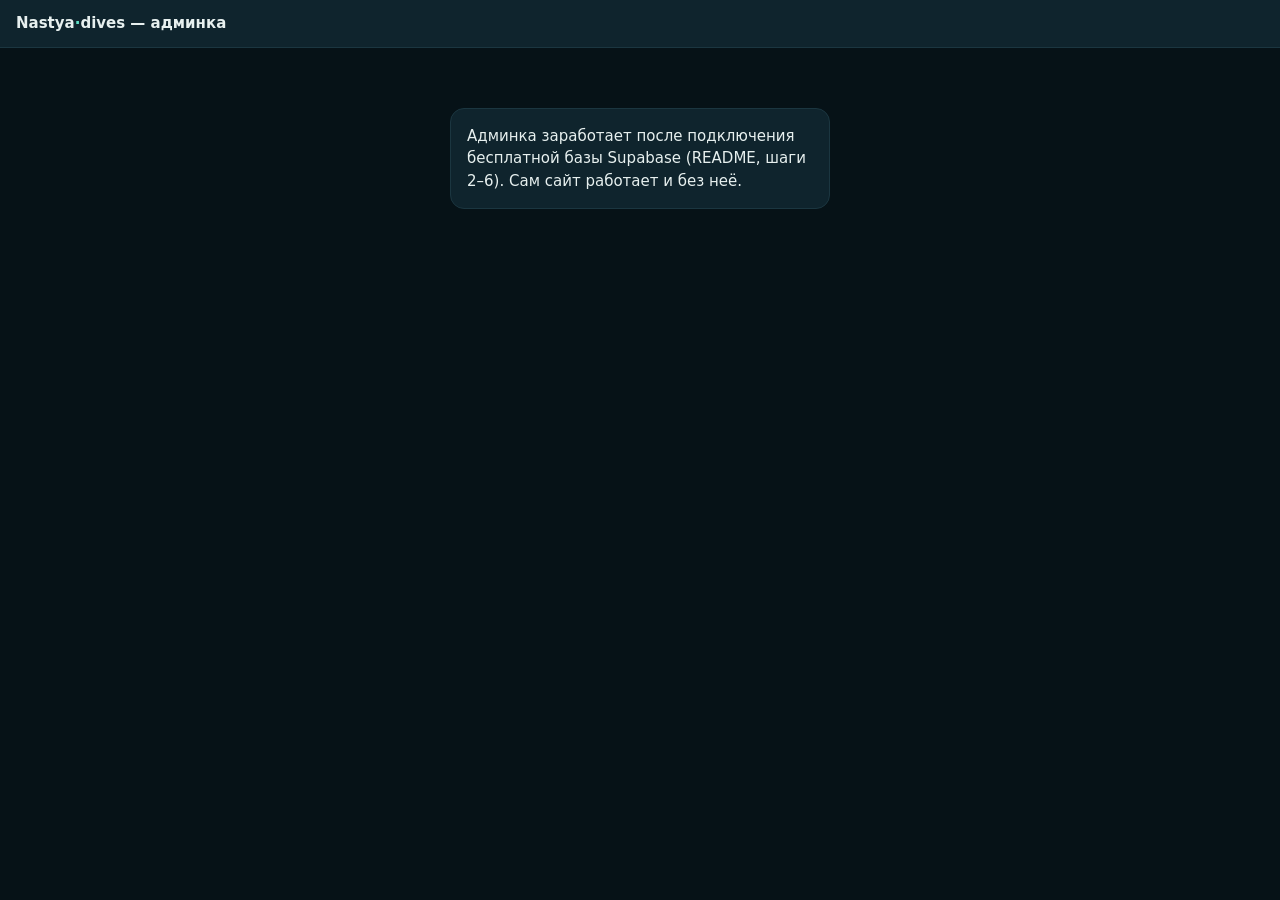
<file: public/admin/index.html>
<!doctype html>
<html lang="ru">
<head>
<meta charset="utf-8">
<meta http-equiv="Content-Security-Policy" content="default-src 'self'; script-src 'self' https://challenges.cloudflare.com; style-src 'self' 'unsafe-inline' https://fonts.googleapis.com; font-src https://fonts.gstatic.com; img-src 'self' data:; connect-src 'self' https://*.supabase.co; frame-src https://challenges.cloudflare.com; object-src 'none'; base-uri 'none'; form-action 'self'">
<meta name="viewport" content="width=device-width,initial-scale=1">
<meta name="robots" content="noindex,nofollow">
<title>Админка · Nastya dives</title>
<link rel="icon" href="data:,">
<link rel="stylesheet" href="admin.css">
</head>
<body>
<header class="top">
  <b>Nastya<span>·</span>dives — админка</b>
  <button type="button" id="logout" class="ghost" hidden>Выйти</button>
</header>

<main class="wrap">
  <!-- step 1: password -->
  <form id="login" class="card narrow" hidden>
    <h1>Вход</h1>
    <label>E-mail<input id="l-email" type="email" autocomplete="username" required></label>
    <label>Пароль<input id="l-pass" type="password" autocomplete="current-password" required></label>
    <button type="submit">Войти</button>
    <p class="err" id="l-err" aria-live="polite"></p>
  </form>

  <!-- step 2: 2FA (enrol once, then a code every time) -->
  <form id="mfa" class="card narrow" hidden>
    <h1>Код из приложения</h1>
    <div id="enrol" hidden>
      <p>Первый вход: отсканируй QR в Google Authenticator, 2FAS или Aegis.</p>
      <img id="qr" alt="QR-код для приложения-аутентификатора" width="200" height="200">
      <p class="mono small" id="secret"></p>
    </div>
    <label>6 цифр<input id="m-code" inputmode="numeric" autocomplete="one-time-code" pattern="\d{6}" maxlength="6" required></label>
    <button type="submit">Подтвердить</button>
    <p class="err" id="m-err" aria-live="polite"></p>
  </form>

  <section id="app" hidden>
    <nav class="tabs" role="tablist">
      <button type="button" data-view="dash" aria-selected="true">Дашборд</button>
      <button type="button" data-view="leads">Заявки</button>
      <button type="button" data-view="content">Контент</button>
      <button type="button" data-view="invites">Инвайты</button>
      <button type="button" data-view="users">Пользователи</button>
      <button type="button" data-view="log">Журнал</button>
    </nav>

    <div class="view" id="v-dash">
      <div class="row"><h2>За последние</h2>
        <select id="d-days"><option value="7">7 дней</option><option value="30" selected>30 дней</option><option value="90">90 дней</option></select></div>
      <div class="tiles" id="tiles"></div>
      <div class="card"><h3>По дням: посетители и клики «написать»</h3><div class="chart" id="chart"></div></div>
      <div class="grid2">
        <div class="card"><h3>Какие программы выбирают</h3><table id="top"></table></div>
        <div class="card"><h3>«С чего начать»: что нажимают</h3><table id="paths"></table></div>
      </div>
    </div>

    <div class="view" id="v-leads" hidden>
      <div class="row"><h2>Заявки</h2>
        <select id="lf"><option value="">все</option><option>new</option><option>contacted</option><option>booked</option><option>done</option><option>cancelled</option><option>spam</option></select></div>
      <div class="tw"><table id="leads" class="list"></table></div>
      <form id="lead-edit" class="card" hidden>
        <h3 id="le-title"></h3>
        <p id="le-info" class="pre"></p>
        <div class="grid3">
          <label>Статус<select id="le-status"><option>new</option><option>contacted</option><option>booked</option><option>done</option><option>cancelled</option><option>spam</option></select></label>
          <label>Депозит, $<input id="le-dep" type="number" min="0" max="10000"></label>
          <label>Депозит<select id="le-dstat"><option>none</option><option>requested</option><option>paid</option><option>refunded</option></select></label>
        </div>
        <label>Ссылка на оплату (https://…)<input id="le-link" type="url" maxlength="500" placeholder="PayPal / Wise / другой сервис"></label>
        <label>Заметка<textarea id="le-note" maxlength="2000"></textarea></label>
        <div class="row"><button type="submit">Сохранить</button><button type="button" class="ghost" id="le-close">Закрыть</button><span id="le-msg" class="ok"></span></div>
      </form>
    </div>

    <div class="view" id="v-content" hidden>
      <div class="row"><h2>Программы и цены</h2><button type="button" id="p-new">+ Новая</button></div>
      <p class="small">Изменения сразу видны на сайте. Скрытые программы не показываются клиентам.</p>
      <div class="tw"><table id="progs" class="list"></table></div>
      <form id="p-edit" class="card" hidden>
        <h3 id="pe-title"></h3>
        <div class="grid3">
          <label>ID (латиница)<input id="pe-id" pattern="[a-z0-9_\-]{2,40}" required></label>
          <label>Группа<select id="pe-grp"><option value="first">Первый раз</option><option value="courses">Курсы</option><option value="cert">С сертификатом</option><option value="snork">Не ныряют</option></select></label>
          <label>Порядок<input id="pe-sort" type="number" value="100"></label>
          <label>Цена, $<input id="pe-price" type="number" min="0" max="100000" required></label>
          <label class="chk"><input id="pe-from" type="checkbox"> «от»</label>
          <label class="chk"><input id="pe-rec" type="checkbox"> «Советую»</label>
          <label class="chk"><input id="pe-active" type="checkbox" checked> Показывать</label>
        </div>
        <div class="grid2">
          <label>Название RU<input id="pe-nru" maxlength="120" required></label>
          <label>Название EN<input id="pe-nen" maxlength="120" required></label>
          <label>Описание RU<textarea id="pe-dru" maxlength="600"></textarea></label>
          <label>Описание EN<textarea id="pe-den" maxlength="600"></textarea></label>
        </div>
        <div class="row"><button type="submit">Сохранить</button><button type="button" class="ghost" id="pe-close">Закрыть</button><span id="pe-msg" class="ok"></span></div>
      </form>
    </div>

    <div class="view" id="v-invites" hidden>
      <h2>Инвайты на регистрацию</h2>
      <form id="inv-new" class="card row">
        <label>Роль<select id="inv-role"><option value="guide">гид</option><option value="client">клиент</option></select></label>
        <label class="grow">Для кого (заметка)<input id="inv-note" maxlength="200" placeholder="например: Вика, гид из Rainbow"></label>
        <button type="submit">Создать</button>
      </form>
      <div class="card" id="inv-out" hidden>
        <p><b>Ссылка показывается один раз.</b> Отправь её человеку лично. Действует 7 дней, одно использование.</p>
        <p class="mono pre" id="inv-link"></p>
        <button type="button" id="inv-copy">Скопировать</button> <span id="inv-copied" class="ok"></span>
      </div>
      <div class="tw"><table id="invites" class="list"></table></div>
    </div>

    <div class="view" id="v-users" hidden>
      <h2>Пользователи</h2>
      <p class="small">Админа нельзя выдать через сайт: только вручную в базе (см. README). Гида или клиента можно лишить роли.</p>
      <div class="tw"><table id="users" class="list"></table></div>
    </div>

    <div class="view" id="v-log" hidden>
      <h2>Журнал действий</h2>
      <p class="small">Записи нельзя изменить или удалить, даже админу.</p>
      <div class="tw"><table id="log" class="list"></table></div>
    </div>
  </section>
</main>
<script src="../config.js"></script>
<script src="../vendor/supabase-2.45.4.js"></script>
<script src="admin.js"></script>
</body>
</html>
</file>
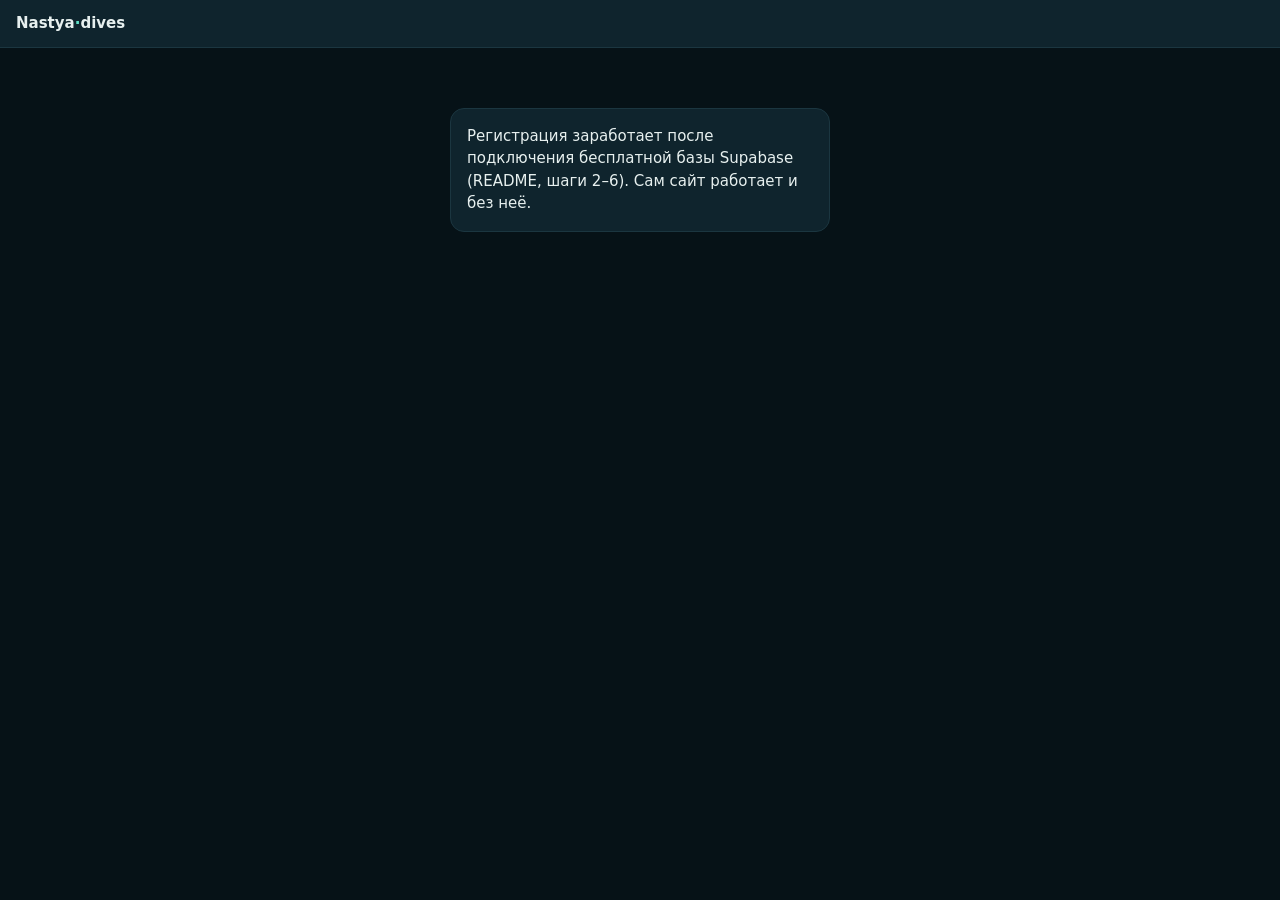
<file: public/join/index.html>
<!doctype html>
<html lang="ru">
<head>
<meta charset="utf-8">
<meta http-equiv="Content-Security-Policy" content="default-src 'self'; script-src 'self' https://challenges.cloudflare.com; style-src 'self' 'unsafe-inline' https://fonts.googleapis.com; font-src https://fonts.gstatic.com; img-src 'self' data:; connect-src 'self' https://*.supabase.co; frame-src https://challenges.cloudflare.com; object-src 'none'; base-uri 'none'; form-action 'self'">
<meta name="viewport" content="width=device-width,initial-scale=1">
<meta name="robots" content="noindex,nofollow">
<meta name="referrer" content="no-referrer">
<title>Регистрация · Nastya dives</title>
<link rel="icon" href="data:,">
<link rel="stylesheet" href="../admin/admin.css">
</head>
<body>
<header class="top"><b>Nastya<span>·</span>dives</b></header>
<main class="wrap">
  <form id="step1" class="card narrow" hidden>
    <h1>Регистрация по приглашению</h1>
    <p class="small">Укажи e-mail. Придёт письмо со ссылкой, по ней задашь пароль.</p>
    <label>E-mail<input id="email" type="email" autocomplete="email" required maxlength="254"></label>
    <div id="captcha"></div>
    <button type="submit" id="go">Продолжить</button>
    <p class="err" id="err1" aria-live="polite"></p>
  </form>
  <div id="sent" class="card narrow" hidden><h1>Проверь почту</h1><p>Открой письмо и нажми ссылку, чтобы задать пароль.</p></div>
  <form id="step2" class="card narrow" hidden>
    <h1>Придумай пароль</h1>
    <label>Пароль, минимум 12 символов<input id="pass" type="password" autocomplete="new-password" minlength="12" maxlength="128" required></label>
    <label>Ещё раз<input id="pass2" type="password" autocomplete="new-password" minlength="12" maxlength="128" required></label>
    <button type="submit">Сохранить</button>
    <p class="err" id="err2" aria-live="polite"></p>
  </form>
  <div id="done" class="card narrow" hidden><h1>Готово</h1><p>Аккаунт создан.</p></div>
  <div id="bad" class="card narrow" hidden><h1>Ссылка не работает</h1><p>Попроси у Насти новое приглашение.</p></div>
</main>
<script src="../config.js"></script>
<script src="../vendor/supabase-2.45.4.js"></script>
<script src="join.js"></script>
</body>
</html>
</file>
<file: public/vendor/air-datepicker-3.5.3.css>
.air-datepicker-cell.-year-.-other-decade-,.air-datepicker-cell.-day-.-other-month-{color:var(--adp-color-other-month)}.air-datepicker-cell.-year-.-other-decade-:hover,.air-datepicker-cell.-day-.-other-month-:hover{color:var(--adp-color-other-month-hover)}.-disabled-.-focus-.air-datepicker-cell.-year-.-other-decade-,.-disabled-.-focus-.air-datepicker-cell.-day-.-other-month-{color:var(--adp-color-other-month)}.-selected-.air-datepicker-cell.-year-.-other-decade-,.-selected-.air-datepicker-cell.-day-.-other-month-{color:#fff;background:var(--adp-background-color-selected-other-month)}.-selected-.-focus-.air-datepicker-cell.-year-.-other-decade-,.-selected-.-focus-.air-datepicker-cell.-day-.-other-month-{background:var(--adp-background-color-selected-other-month-focused)}.-in-range-.air-datepicker-cell.-year-.-other-decade-,.-in-range-.air-datepicker-cell.-day-.-other-month-{background-color:var(--adp-background-color-in-range);color:var(--adp-color)}.-in-range-.-focus-.air-datepicker-cell.-year-.-other-decade-,.-in-range-.-focus-.air-datepicker-cell.-day-.-other-month-{background-color:var(--adp-background-color-in-range-focused)}.air-datepicker-cell.-year-.-other-decade-:empty,.air-datepicker-cell.-day-.-other-month-:empty{background:none;border:none}.air-datepicker-cell{border-radius:var(--adp-cell-border-radius);box-sizing:border-box;cursor:pointer;display:flex;position:relative;align-items:center;justify-content:center;z-index:1}.air-datepicker-cell.-focus-{background:var(--adp-cell-background-color-hover)}.air-datepicker-cell.-current-{color:var(--adp-color-current-date)}.air-datepicker-cell.-current-.-focus-{color:var(--adp-color)}.air-datepicker-cell.-current-.-in-range-{color:var(--adp-color-current-date)}.air-datepicker-cell.-disabled-{cursor:default;color:var(--adp-color-disabled)}.air-datepicker-cell.-disabled-.-focus-{color:var(--adp-color-disabled)}.air-datepicker-cell.-disabled-.-in-range-{color:var(--adp-color-disabled-in-range)}.air-datepicker-cell.-disabled-.-current-.-focus-{color:var(--adp-color-disabled)}.air-datepicker-cell.-in-range-{background:var(--adp-cell-background-color-in-range);border-radius:0}.air-datepicker-cell.-in-range-:hover,.air-datepicker-cell.-in-range-.-focus-{background:var(--adp-cell-background-color-in-range-hover)}.air-datepicker-cell.-range-from-{border:1px solid var(--adp-cell-border-color-in-range);background-color:var(--adp-cell-background-color-in-range);border-radius:var(--adp-cell-border-radius) 0 0 var(--adp-cell-border-radius)}.air-datepicker-cell.-range-to-{border:1px solid var(--adp-cell-border-color-in-range);background-color:var(--adp-cell-background-color-in-range);border-radius:0 var(--adp-cell-border-radius) var(--adp-cell-border-radius) 0}.air-datepicker-cell.-range-to-.-range-from-{border-radius:var(--adp-cell-border-radius)}.air-datepicker-cell.-selected-{color:#fff;border:none;background:var(--adp-cell-background-color-selected)}.air-datepicker-cell.-selected-.-current-{color:#fff;background:var(--adp-cell-background-color-selected)}.air-datepicker-cell.-selected-.-focus-{background:var(--adp-cell-background-color-selected-hover)}
.air-datepicker-body{transition:all var(--adp-transition-duration) var(--adp-transition-ease)}.air-datepicker-body.-hidden-{display:none}.air-datepicker-body--day-names{display:grid;grid-template-columns:repeat(7, var(--adp-day-cell-width));margin:8px 0 3px}.air-datepicker-body--day-name{color:var(--adp-day-name-color);display:flex;align-items:center;justify-content:center;flex:1;text-align:center;text-transform:uppercase;font-size:.8em}.air-datepicker-body--day-name.-clickable-{cursor:pointer}.air-datepicker-body--day-name.-clickable-:hover{color:var(--adp-day-name-color-hover)}.air-datepicker-body--cells{display:grid}.air-datepicker-body--cells.-days-{grid-template-columns:repeat(7, var(--adp-day-cell-width));grid-auto-rows:var(--adp-day-cell-height)}.air-datepicker-body--cells.-months-{grid-template-columns:repeat(3, 1fr);grid-auto-rows:var(--adp-month-cell-height)}.air-datepicker-body--cells.-years-{grid-template-columns:repeat(4, 1fr);grid-auto-rows:var(--adp-year-cell-height)}
.air-datepicker-nav{display:flex;justify-content:space-between;border-bottom:1px solid var(--adp-border-color-inner);min-height:var(--adp-nav-height);padding:var(--adp-padding);box-sizing:content-box}.-only-timepicker- .air-datepicker-nav{display:none}.air-datepicker-nav--title,.air-datepicker-nav--action{display:flex;cursor:pointer;align-items:center;justify-content:center}.air-datepicker-nav--action{width:var(--adp-nav-action-size);border-radius:var(--adp-border-radius);-webkit-user-select:none;-moz-user-select:none;user-select:none}.air-datepicker-nav--action:hover{background:var(--adp-background-color-hover)}.air-datepicker-nav--action:active{background:var(--adp-background-color-active)}.air-datepicker-nav--action.-disabled-{visibility:hidden}.air-datepicker-nav--action svg{width:32px;height:32px}.air-datepicker-nav--action path{fill:none;stroke:var(--adp-nav-arrow-color);stroke-width:2px}.air-datepicker-nav--title{border-radius:var(--adp-border-radius);padding:0 8px}.air-datepicker-nav--title i{font-style:normal;color:var(--adp-nav-color-secondary);margin-left:.3em}.air-datepicker-nav--title:hover{background:var(--adp-background-color-hover)}.air-datepicker-nav--title:active{background:var(--adp-background-color-active)}.air-datepicker-nav--title.-disabled-{cursor:default;background:none}
.air-datepicker-buttons{display:grid;grid-auto-columns:1fr;grid-auto-flow:column}.air-datepicker-button{display:inline-flex;color:var(--adp-btn-color);border-radius:var(--adp-btn-border-radius);cursor:pointer;height:var(--adp-btn-height);border:none;background:rgba(255,255,255,0)}.air-datepicker-button:hover{color:var(--adp-btn-color-hover);background:var(--adp-btn-background-color-hover)}.air-datepicker-button:focus{color:var(--adp-btn-color-hover);background:var(--adp-btn-background-color-hover);outline:none}.air-datepicker-button:active{background:var(--adp-btn-background-color-active)}.air-datepicker-button span{outline:none;display:flex;align-items:center;justify-content:center;width:100%;height:100%}
.air-datepicker-time{display:grid;grid-template-columns:max-content 1fr;grid-column-gap:12px;align-items:center;position:relative;padding:0 var(--adp-time-padding-inner)}.-only-timepicker- .air-datepicker-time{border-top:none}.air-datepicker-time--current{display:flex;align-items:center;flex:1;font-size:14px;text-align:center}.air-datepicker-time--current-colon{margin:0 2px 3px;line-height:1}.air-datepicker-time--current-hours,.air-datepicker-time--current-minutes{line-height:1;font-size:19px;font-family:"Century Gothic",CenturyGothic,AppleGothic,sans-serif;position:relative;z-index:1}.air-datepicker-time--current-hours:after,.air-datepicker-time--current-minutes:after{content:"";background:var(--adp-background-color-hover);border-radius:var(--adp-border-radius);position:absolute;left:-2px;top:-3px;right:-2px;bottom:-2px;z-index:-1;opacity:0}.air-datepicker-time--current-hours.-focus-:after,.air-datepicker-time--current-minutes.-focus-:after{opacity:1}.air-datepicker-time--current-ampm{text-transform:uppercase;align-self:flex-end;color:var(--adp-time-day-period-color);margin-left:6px;font-size:11px;margin-bottom:1px}.air-datepicker-time--row{display:flex;align-items:center;font-size:11px;height:17px;background:linear-gradient(to right, var(--adp-time-track-color), var(--adp-time-track-color)) left 50%/100% var(--adp-time-track-height) no-repeat}.air-datepicker-time--row:first-child{margin-bottom:4px}.air-datepicker-time--row input[type=range]{background:none;cursor:pointer;flex:1;height:100%;width:100%;padding:0;margin:0;-webkit-appearance:none}.air-datepicker-time--row input[type=range]::-webkit-slider-thumb{-webkit-appearance:none}.air-datepicker-time--row input[type=range]::-ms-tooltip{display:none}.air-datepicker-time--row input[type=range]:hover::-webkit-slider-thumb{border-color:var(--adp-time-track-color-hover)}.air-datepicker-time--row input[type=range]:hover::-moz-range-thumb{border-color:var(--adp-time-track-color-hover)}.air-datepicker-time--row input[type=range]:hover::-ms-thumb{border-color:var(--adp-time-track-color-hover)}.air-datepicker-time--row input[type=range]:focus{outline:none}.air-datepicker-time--row input[type=range]:focus::-webkit-slider-thumb{background:var(--adp-cell-background-color-selected);border-color:var(--adp-cell-background-color-selected)}.air-datepicker-time--row input[type=range]:focus::-moz-range-thumb{background:var(--adp-cell-background-color-selected);border-color:var(--adp-cell-background-color-selected)}.air-datepicker-time--row input[type=range]:focus::-ms-thumb{background:var(--adp-cell-background-color-selected);border-color:var(--adp-cell-background-color-selected)}.air-datepicker-time--row input[type=range]::-webkit-slider-thumb{box-sizing:border-box;height:12px;width:12px;border-radius:3px;border:1px solid var(--adp-time-track-color);background:#fff;cursor:pointer;-webkit-transition:background var(--adp-transition-duration);transition:background var(--adp-transition-duration)}.air-datepicker-time--row input[type=range]::-moz-range-thumb{box-sizing:border-box;height:12px;width:12px;border-radius:3px;border:1px solid var(--adp-time-track-color);background:#fff;cursor:pointer;-moz-transition:background var(--adp-transition-duration);transition:background var(--adp-transition-duration)}.air-datepicker-time--row input[type=range]::-ms-thumb{box-sizing:border-box;height:12px;width:12px;border-radius:3px;border:1px solid var(--adp-time-track-color);background:#fff;cursor:pointer;-ms-transition:background var(--adp-transition-duration);transition:background var(--adp-transition-duration)}.air-datepicker-time--row input[type=range]::-webkit-slider-thumb{margin-top:calc(var(--adp-time-thumb-size)/2*-1)}.air-datepicker-time--row input[type=range]::-webkit-slider-runnable-track{border:none;height:var(--adp-time-track-height);cursor:pointer;color:rgba(0,0,0,0);background:rgba(0,0,0,0)}.air-datepicker-time--row input[type=range]::-moz-range-track{border:none;height:var(--adp-time-track-height);cursor:pointer;color:rgba(0,0,0,0);background:rgba(0,0,0,0)}.air-datepicker-time--row input[type=range]::-ms-track{border:none;height:var(--adp-time-track-height);cursor:pointer;color:rgba(0,0,0,0);background:rgba(0,0,0,0)}.air-datepicker-time--row input[type=range]::-ms-fill-lower{background:rgba(0,0,0,0)}.air-datepicker-time--row input[type=range]::-ms-fill-upper{background:rgba(0,0,0,0)}
.air-datepicker{--adp-font-family: -apple-system, BlinkMacSystemFont, "Segoe UI", Roboto, Helvetica, Arial, sans-serif, "Apple Color Emoji", "Segoe UI Emoji", "Segoe UI Symbol";--adp-font-size: 14px;--adp-width: 246px;--adp-z-index: 100;--adp-padding: 4px;--adp-grid-areas: "nav" "body" "timepicker" "buttons";--adp-transition-duration: .3s;--adp-transition-ease: ease-out;--adp-transition-offset: 8px;--adp-background-color: #fff;--adp-background-color-hover: #f0f0f0;--adp-background-color-active: #eaeaea;--adp-background-color-in-range: rgba(92, 196, 239, .1);--adp-background-color-in-range-focused: rgba(92, 196, 239, .2);--adp-background-color-selected-other-month-focused: #8ad5f4;--adp-background-color-selected-other-month: #a2ddf6;--adp-color: #4a4a4a;--adp-color-secondary: #9c9c9c;--adp-accent-color: #4eb5e6;--adp-color-current-date: var(--adp-accent-color);--adp-color-other-month: #dedede;--adp-color-disabled: #aeaeae;--adp-color-disabled-in-range: #939393;--adp-color-other-month-hover: #c5c5c5;--adp-border-color: #dbdbdb;--adp-border-color-inner: #efefef;--adp-border-radius: 4px;--adp-border-color-inline: #d7d7d7;--adp-nav-height: 32px;--adp-nav-arrow-color: var(--adp-color-secondary);--adp-nav-action-size: 32px;--adp-nav-color-secondary: var(--adp-color-secondary);--adp-day-name-color: #ff9a19;--adp-day-name-color-hover: #8ad5f4;--adp-day-cell-width: 1fr;--adp-day-cell-height: 32px;--adp-month-cell-height: 42px;--adp-year-cell-height: 56px;--adp-pointer-size: 10px;--adp-poiner-border-radius: 2px;--adp-pointer-offset: 14px;--adp-cell-border-radius: 4px;--adp-cell-background-color-hover: var(--adp-background-color-hover);--adp-cell-background-color-selected: #5cc4ef;--adp-cell-background-color-selected-hover: #45bced;--adp-cell-background-color-in-range: rgba(92, 196, 239, 0.1);--adp-cell-background-color-in-range-hover: rgba(92, 196, 239, 0.2);--adp-cell-border-color-in-range: var(--adp-cell-background-color-selected);--adp-btn-height: 32px;--adp-btn-color: var(--adp-accent-color);--adp-btn-color-hover: var(--adp-color);--adp-btn-border-radius: var(--adp-border-radius);--adp-btn-background-color-hover: var(--adp-background-color-hover);--adp-btn-background-color-active: var(--adp-background-color-active);--adp-time-track-height: 1px;--adp-time-track-color: #dedede;--adp-time-track-color-hover: #b1b1b1;--adp-time-thumb-size: 12px;--adp-time-padding-inner: 10px;--adp-time-day-period-color: var(--adp-color-secondary);--adp-mobile-font-size: 16px;--adp-mobile-nav-height: 40px;--adp-mobile-width: 320px;--adp-mobile-day-cell-height: 38px;--adp-mobile-month-cell-height: 48px;--adp-mobile-year-cell-height: 64px}.air-datepicker-overlay{--adp-overlay-background-color: rgba(0, 0, 0, .3);--adp-overlay-transition-duration: .3s;--adp-overlay-transition-ease: ease-out;--adp-overlay-z-index: 99}
.air-datepicker{background:var(--adp-background-color);border:1px solid var(--adp-border-color);box-shadow:0 4px 12px rgba(0,0,0,.15);border-radius:var(--adp-border-radius);box-sizing:content-box;display:grid;grid-template-columns:1fr;grid-template-rows:repeat(4, max-content);grid-template-areas:var(--adp-grid-areas);font-family:var(--adp-font-family),sans-serif;font-size:var(--adp-font-size);color:var(--adp-color);width:var(--adp-width);position:absolute;transition:opacity var(--adp-transition-duration) var(--adp-transition-ease),transform var(--adp-transition-duration) var(--adp-transition-ease);z-index:var(--adp-z-index)}.air-datepicker:not(.-custom-position-){opacity:0}.air-datepicker.-from-top-{transform:translateY(calc(var(--adp-transition-offset) * -1))}.air-datepicker.-from-right-{transform:translateX(var(--adp-transition-offset))}.air-datepicker.-from-bottom-{transform:translateY(var(--adp-transition-offset))}.air-datepicker.-from-left-{transform:translateX(calc(var(--adp-transition-offset) * -1))}.air-datepicker.-active-:not(.-custom-position-){transform:translate(0, 0);opacity:1}.air-datepicker.-active-.-custom-position-{transition:none}.air-datepicker.-inline-{border-color:var(--adp-border-color-inline);box-shadow:none;position:static;left:auto;right:auto;opacity:1;transform:none}.air-datepicker.-inline- .air-datepicker--pointer{display:none}.air-datepicker.-is-mobile-{--adp-font-size: var(--adp-mobile-font-size);--adp-day-cell-height: var(--adp-mobile-day-cell-height);--adp-month-cell-height: var(--adp-mobile-month-cell-height);--adp-year-cell-height: var(--adp-mobile-year-cell-height);--adp-nav-height: var(--adp-mobile-nav-height);--adp-nav-action-size: var(--adp-mobile-nav-height);position:fixed;width:var(--adp-mobile-width);border:none}.air-datepicker.-is-mobile- *{-webkit-tap-highlight-color:rgba(0,0,0,0)}.air-datepicker.-is-mobile- .air-datepicker--pointer{display:none}.air-datepicker.-is-mobile-:not(.-custom-position-){transform:translate(-50%, calc(-50% + var(--adp-transition-offset)))}.air-datepicker.-is-mobile-.-active-:not(.-custom-position-){transform:translate(-50%, -50%)}.air-datepicker.-custom-position-{transition:none}.air-datepicker-global-container{position:absolute;left:0;top:0}.air-datepicker--pointer{--pointer-half-size: calc(var(--adp-pointer-size) / 2);position:absolute;width:var(--adp-pointer-size);height:var(--adp-pointer-size);z-index:-1}.air-datepicker--pointer:after{content:"";position:absolute;background:#fff;border-top:1px solid var(--adp-border-color-inline);border-right:1px solid var(--adp-border-color-inline);border-top-right-radius:var(--adp-poiner-border-radius);width:var(--adp-pointer-size);height:var(--adp-pointer-size);box-sizing:border-box}.-top-left- .air-datepicker--pointer,.-top-center- .air-datepicker--pointer,.-top-right- .air-datepicker--pointer,[data-popper-placement^=top] .air-datepicker--pointer{top:calc(100% - var(--pointer-half-size) + 1px)}.-top-left- .air-datepicker--pointer:after,.-top-center- .air-datepicker--pointer:after,.-top-right- .air-datepicker--pointer:after,[data-popper-placement^=top] .air-datepicker--pointer:after{transform:rotate(135deg)}.-right-top- .air-datepicker--pointer,.-right-center- .air-datepicker--pointer,.-right-bottom- .air-datepicker--pointer,[data-popper-placement^=right] .air-datepicker--pointer{right:calc(100% - var(--pointer-half-size) + 1px)}.-right-top- .air-datepicker--pointer:after,.-right-center- .air-datepicker--pointer:after,.-right-bottom- .air-datepicker--pointer:after,[data-popper-placement^=right] .air-datepicker--pointer:after{transform:rotate(225deg)}.-bottom-left- .air-datepicker--pointer,.-bottom-center- .air-datepicker--pointer,.-bottom-right- .air-datepicker--pointer,[data-popper-placement^=bottom] .air-datepicker--pointer{bottom:calc(100% - var(--pointer-half-size) + 1px)}.-bottom-left- .air-datepicker--pointer:after,.-bottom-center- .air-datepicker--pointer:after,.-bottom-right- .air-datepicker--pointer:after,[data-popper-placement^=bottom] .air-datepicker--pointer:after{transform:rotate(315deg)}.-left-top- .air-datepicker--pointer,.-left-center- .air-datepicker--pointer,.-left-bottom- .air-datepicker--pointer,[data-popper-placement^=left] .air-datepicker--pointer{left:calc(100% - var(--pointer-half-size) + 1px)}.-left-top- .air-datepicker--pointer:after,.-left-center- .air-datepicker--pointer:after,.-left-bottom- .air-datepicker--pointer:after,[data-popper-placement^=left] .air-datepicker--pointer:after{transform:rotate(45deg)}.-top-left- .air-datepicker--pointer,.-bottom-left- .air-datepicker--pointer{left:var(--adp-pointer-offset)}.-top-right- .air-datepicker--pointer,.-bottom-right- .air-datepicker--pointer{right:var(--adp-pointer-offset)}.-top-center- .air-datepicker--pointer,.-bottom-center- .air-datepicker--pointer{left:calc(50% - var(--adp-pointer-size)/2)}.-left-top- .air-datepicker--pointer,.-right-top- .air-datepicker--pointer{top:var(--adp-pointer-offset)}.-left-bottom- .air-datepicker--pointer,.-right-bottom- .air-datepicker--pointer{bottom:var(--adp-pointer-offset)}.-left-center- .air-datepicker--pointer,.-right-center- .air-datepicker--pointer{top:calc(50% - var(--adp-pointer-size)/2)}.air-datepicker--navigation{grid-area:nav}.air-datepicker--content{box-sizing:content-box;padding:var(--adp-padding);grid-area:body}.-only-timepicker- .air-datepicker--content{display:none}.air-datepicker--time{grid-area:timepicker}.air-datepicker--buttons{grid-area:buttons}.air-datepicker--buttons,.air-datepicker--time{padding:var(--adp-padding);border-top:1px solid var(--adp-border-color-inner)}.air-datepicker-overlay{position:fixed;background:var(--adp-overlay-background-color);left:0;top:0;width:0;height:0;opacity:0;transition:opacity var(--adp-overlay-transition-duration) var(--adp-overlay-transition-ease),left 0s,height 0s,width 0s;transition-delay:0s,var(--adp-overlay-transition-duration),var(--adp-overlay-transition-duration),var(--adp-overlay-transition-duration);z-index:var(--adp-overlay-z-index)}.air-datepicker-overlay.-active-{opacity:1;width:100%;height:100%;transition:opacity var(--adp-overlay-transition-duration) var(--adp-overlay-transition-ease),height 0s,width 0s}
</file>
<file: public/admin/admin.css>
[hidden]{display:none!important}
:root{--bg:#061217;--card:#0f242d;--ink:#e7f0ef;--muted:#93acb0;--line:#1b3640;--accent:#5fe3c9;--accent-ink:#03201a;--ok:#5fe3c9;--err:#ff8a80;color-scheme:dark}
*{box-sizing:border-box}
body{margin:0;background:var(--bg);color:var(--ink);font:15px/1.5 system-ui,-apple-system,"Segoe UI",Roboto,sans-serif}
.top{display:flex;justify-content:space-between;align-items:center;padding:12px max(16px,env(safe-area-inset-left));border-bottom:1px solid var(--line);background:var(--card)}
.top span{color:var(--accent)}
.wrap{max-width:1100px;margin:0 auto;padding:20px max(16px,env(safe-area-inset-right)) 60px max(16px,env(safe-area-inset-left))}
h1{font-size:1.4rem;margin:0 0 12px}h2{font-size:1.2rem;margin:0}h3{font-size:1rem;margin:0 0 10px}
.card{background:var(--card);border:1px solid var(--line);border-radius:14px;padding:16px;margin-top:14px;display:grid;gap:10px}
.narrow{max-width:380px;margin:40px auto}
label{display:grid;gap:4px;font-size:.85rem;color:var(--muted)}
label.chk{display:flex;align-items:center;gap:8px;color:var(--ink)}
input,select,textarea{font:inherit;color:var(--ink);background:var(--bg);border:1px solid var(--line);border-radius:8px;padding:8px 10px;min-width:0;width:100%}
label.chk input{width:auto}
textarea{min-height:70px;resize:vertical}
button{font:600 .9rem system-ui;background:var(--accent);color:var(--accent-ink);border:0;border-radius:8px;padding:9px 14px;cursor:pointer}
button.ghost{background:none;color:var(--ink);border:1px solid var(--line)}
button.mini{padding:4px 9px;font-size:.8rem}
button:disabled{opacity:.5;cursor:default}
.tabs{display:flex;flex-wrap:wrap;gap:6px;margin-bottom:18px}
.tabs button{background:var(--card);color:var(--ink);border:1px solid var(--line)}
.tabs button[aria-selected="true"]{background:var(--ink);color:var(--bg)}
.row{display:flex;flex-wrap:wrap;gap:10px;align-items:end}
.row h2{margin-right:auto}
.grow{flex:1;min-width:200px}
.grid2{display:grid;grid-template-columns:1fr 1fr;gap:12px}
.grid3{display:grid;grid-template-columns:repeat(auto-fit,minmax(150px,1fr));gap:10px;align-items:end}
.tiles{display:grid;grid-template-columns:repeat(auto-fit,minmax(150px,1fr));gap:10px;margin-top:12px}
.tile{background:var(--card);border:1px solid var(--line);border-radius:14px;padding:14px}
.tile b{display:block;font:600 1.6rem ui-monospace,Menlo,monospace}
.tile span{color:var(--muted);font-size:.85rem}
.chart svg{width:100%;height:auto;display:block}
.chart text{font:11px ui-monospace,Menlo,monospace;fill:var(--muted)}
.tw{overflow-x:auto;margin-top:12px}
table{border-collapse:collapse;width:100%;font-size:.9rem}
td,th{padding:7px 8px;border-bottom:1px solid var(--line);text-align:left;vertical-align:top}
th{color:var(--muted);font-weight:500;font-size:.8rem}
table.list tr[data-id]{cursor:pointer}
table.list tr[data-id]:hover{background:color-mix(in srgb,var(--accent) 7%,transparent)}
.mono{font-family:ui-monospace,Menlo,monospace}
.pre{white-space:pre-wrap;word-break:break-all}
.small{font-size:.85rem;color:var(--muted)}
.err{color:var(--err);min-height:1.2em;margin:0}
.ok{color:var(--ok);font-size:.85rem}
.pill{font-size:.75rem;border:1px solid var(--line);border-radius:999px;padding:1px 8px}
.pill.new{background:var(--accent);color:var(--accent-ink);border-color:var(--accent)}
#qr{background:#fff;border-radius:8px;padding:6px}
@media (max-width:700px){.grid2{grid-template-columns:1fr}}
.row select{width:auto}
</file>
